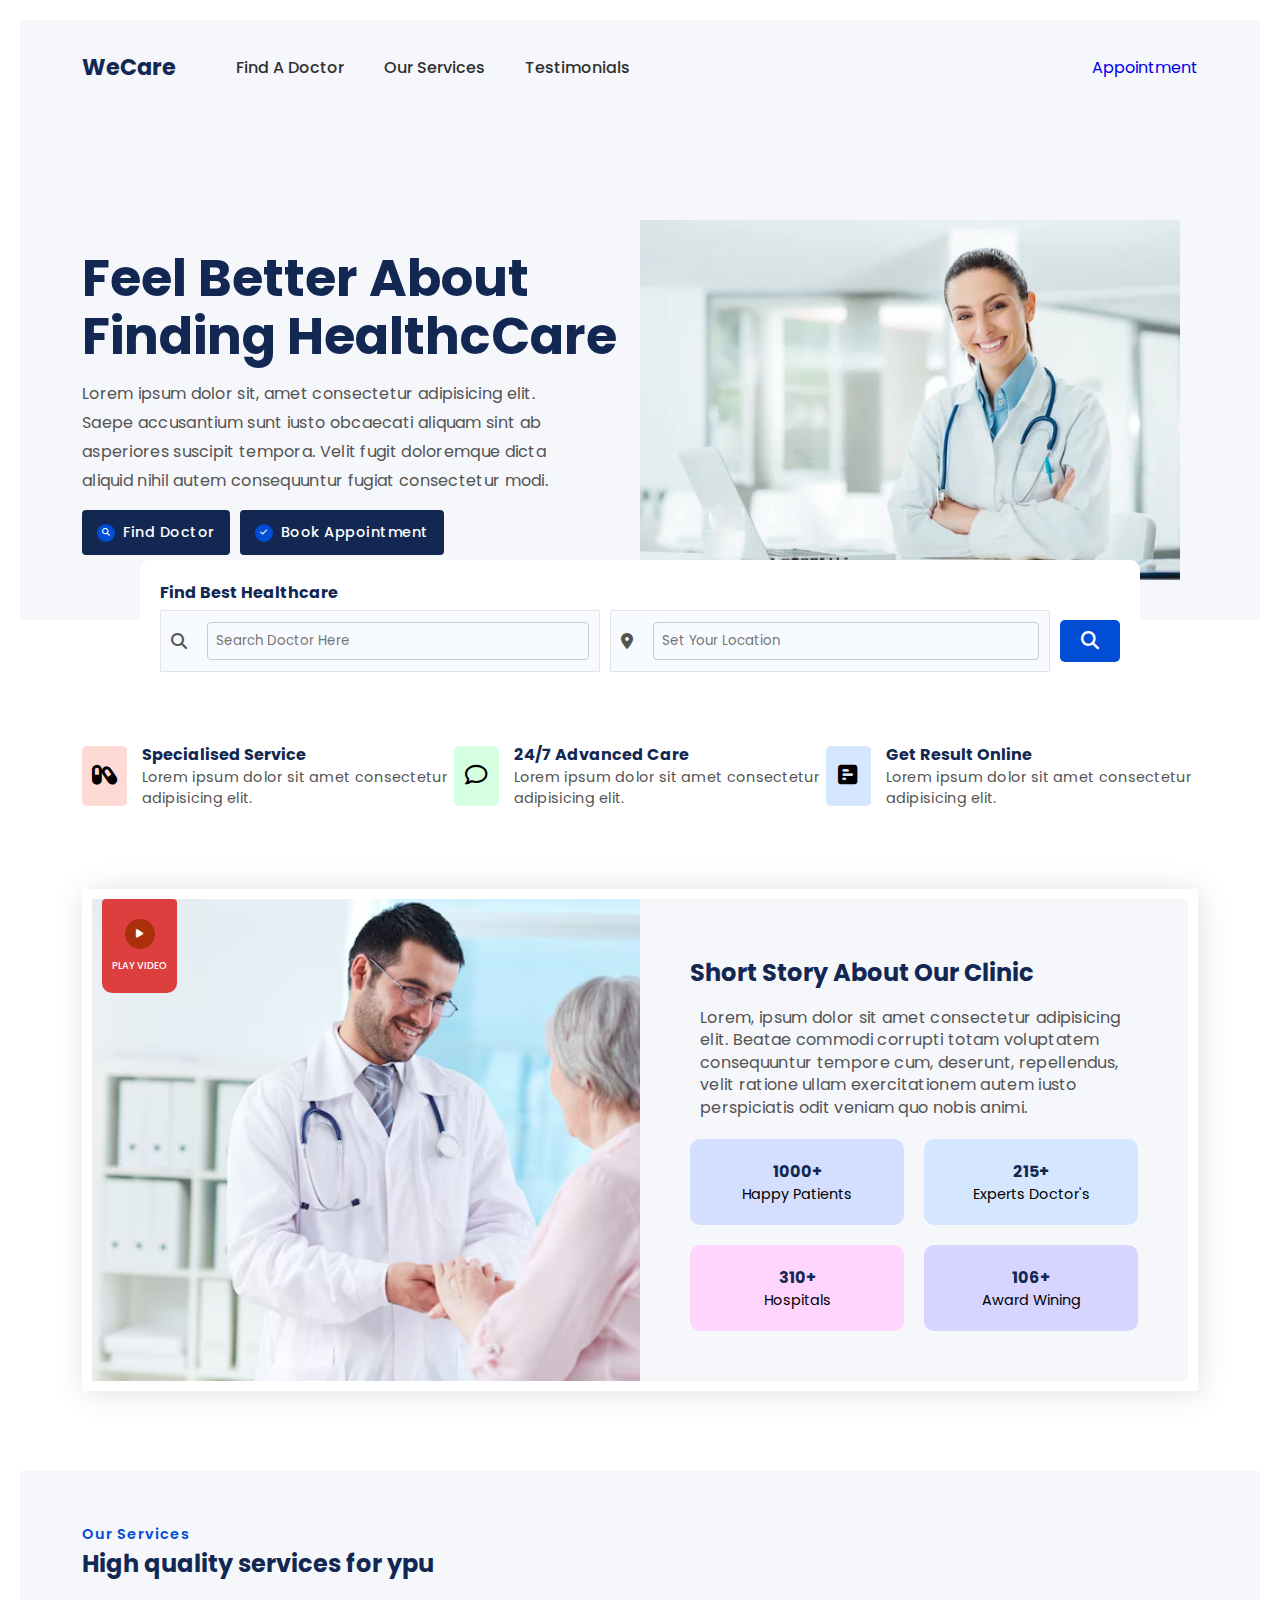
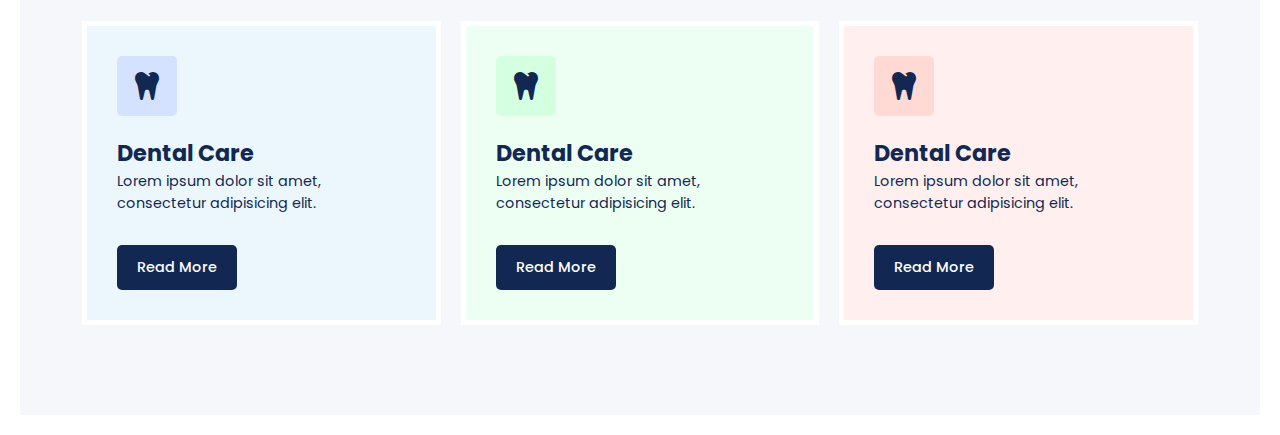
<file: index.html>
<!DOCTYPE html>
<html lang="en">
<head>
    <meta charset="UTF-8">
    <meta name="viewport" content="width=device-width, initial-scale=1.0">
    <title>Medical Healthcare Website</title>
    <link rel="stylesheet" href="style.css">
    <link rel="shortcut icon" href="doctor.jpg"> 
    <link rel="preconnect" href="https://fonts.googleapis.com">
    <link rel="preconnect" href="https://fonts.gstatic.com" crossorigin>
    <link href="https://fonts.googleapis.com/css2?family=Poppins:ital,wght@0,100;0,200;0,300;0,400;0,500;0,600;0,700;0,800;0,900;1,100;1,200;1,300;1,400;1,500;1,600;1,700;1,800;1,900&display=swap" rel="stylesheet">
    <link rel="stylesheet" href="https://cdnjs.cloudflare.com/ajax/libs/font-awesome/6.6.0/css/all.min.css">
    <link rel="stylesheet" href="https://cdn.jsdelivr.net/npm/swiper@11/swiper-bundle.min.css" />
</head>
<body>
    <section id="hero" >
        <nav class="navigation">
            <a href ="#" class="logo">WeCare</a>
            <ul class ="menu">
                <li><a href="#">Find A Doctor</a></li>
                <li><a href ="#">Our Services</a></li>
                <li><a href ="#">Testimonials</a></li>
            </ul>
            <a href="#" class ="nav-appointment-btn">Appointment</a>
        </nav>
        <div class="hero-content">
            <div class ="hero-text">
                <h1>Feel Better About Finding HealthcCare</h1>
                <p>Lorem ipsum dolor sit, amet consectetur adipisicing elit. Saepe accusantium sunt iusto obcaecati aliquam sint ab asperiores suscipit tempora. Velit fugit doloremque dicta aliquid nihil autem consequuntur fugiat consectetur modi.</p>
                <div class="hero-text-btns">
                    <a href="#">
                        <i class="fa-solid fa-magnifying-glass"></i>
                        Find Doctor</a>
                    <a href="#">
                        <i class="fa-solid fa-check"></i>
                        Book Appointment</a>
                </div>
            </div>
            <div class="hero-img">
                <img src="doctor.jpg" alt="doctor">
            </div>
    </section>
    <div class="appointment-search-container">
        <h3>
        Find Best Healthcare
        </h3>
        <div class="appointment-search">
            <div class="appo-search-box">
                <i class="fa-solid fa-magnifying-glass"></i>
                <input type="text" placeholder="Search Doctor Here"> 
            </div>
            <div class="appo-search-box">
                    <i class="fa-solid fa-location-dot"></i>
                    <input type="text" placeholder="Set Your Location"> 
            </div>
            <button>
                <i class="fa-solid fa-magnifying-glass"></i>
            </button>
        </div>
    </div>
    <section class="what-we-provide">
        <!--Box 1-->
        <div class="w-info-box w-info-box1">
            <div class="w-info-icon">
                <i class="fa-solid fa-capsules"></i>
            </div>
            <div class="w-info-text">
                <strong>
                    Specialised Service
                </strong>
                <p>Lorem ipsum dolor sit amet consectetur adipisicing elit.</p>
            </div>
        </div>
        <!--Box 2-->
        <div class="w-info-box w-info-box2">
            <div class="w-info-icon">
                <i class="fa-regular fa-comment"></i>
            </div>
            <div class="w-info-text">
                <strong>
                    24/7 Advanced Care
                </strong>
                <p>Lorem ipsum dolor sit amet consectetur adipisicing elit.</p>
            </div>
        </div>
        <!--box 3-->
        <div class="w-info-box w-info-box3">
            <div class="w-info-icon">
                <i class="fa-solid fa-square-poll-horizontal"></i>
            </div>
            <div class="w-info-text">
                <strong>
                    Get Result Online
                </strong>
                <p>Lorem ipsum dolor sit amet consectetur adipisicing elit.</p>
            </div>
        </div>
    </section>
    <!--Our Story-->
    <section id="our-story">
        <div class="our-story-img">
            <img src="doctor-story.jpg" alt="Dr Image">
            <a href="#" class="story-play-btn">
                <i class="fa-solid fa-play"></i>
                Play video
            </a>
        </div>
        <div class="our-story-text">
            <h2>Short Story About Our Clinic</h2>
            <p>Lorem, ipsum dolor sit amet consectetur adipisicing elit. Beatae commodi corrupti totam voluptatem consequuntur tempore cum, deserunt, repellendus, velit ratione ullam exercitationem autem iusto perspiciatis odit veniam quo nobis animi.</p>
            <div class="story-number-container">
                <!--Box1-->
                <div class="story-number-box s-n-box1">
                    <strong>
                        1000+
                    </strong>
                    <span>Happy Patients</span>
                </div>
                <!--Box2-->
                <div class="story-number-box s-n-box2">
                    <strong>
                        215+
                    </strong>
                    <span>Experts Doctor's</span>
                </div>
                <!--Box3-->
                <div class="story-number-box s-n-box3">
                    <strong>
                        310+
                    </strong>
                    <span>Hospitals</span>
                </div>
                <!--Box4-->
                <div class="story-number-box s-n-box4">
                    <strong>
                        106+
                    </strong>
                    <span>Award Wining</span>
                </div>
            </div>
        </div>
    </section><!--Story End-->
    <!--Our Services-->
    <section id="our-services">
        <div class="services-heading">
            <div class="services-heading-text">
                <strong>Our Services</strong>
                <h2>High quality services for ypu</h2>
            </div>
        </div>

        <!--Box Container-->
        <div class="services-box-container">


            <div class="swiper mySwiperservices">
                <div class="swiper-wrapper">
                    <!--slide 1-->
                  <div class="swiper-slide">
                    <div class="services-box s-box1">
                        <i class="fa-solid fa-tooth"></i>
                        <strong>
                             Dental Care
                        </strong>
                         <p>Lorem ipsum dolor sit amet, consectetur adipisicing elit.</p>
                         <a href="#">Read More</a>
                    </div>
                  </div>
                  <!--slide 2-->
                  <div class="swiper-slide">
                    <div class="services-box s-box2">
                        <i class="fa-solid fa-tooth"></i>
                        <strong>
                             Dental Care
                        </strong>
                         <p>Lorem ipsum dolor sit amet, consectetur adipisicing elit.</p>
                         <a href="#">Read More</a>
                    </div>
                  </div>
                  <!--slide 3-->
                  <div class="swiper-slide">
                    <div class="services-box s-box3">
                        <i class="fa-solid fa-tooth"></i>
                        <strong>
                             Dental Care
                        </strong>
                         <p>Lorem ipsum dolor sit amet, consectetur adipisicing elit.</p>
                         <a href="#">Read More</a>
                    </div>
                  </div>
                  <!--slide 4-->
                  <div class="swiper-slide">
                    <div class="services-box s-box4">
                        <i class="fa-solid fa-tooth"></i>
                        <strong>
                             Dental Care
                        </strong>
                         <p>Lorem ipsum dolor sit amet, consectetur adipisicing elit.</p>
                         <a href="#">Read More</a>
                    </div>
                  </div>
                </div>                
            </div>
            
        </div>
    </section>

     <!-- Swiper JS -->
    <script src="https://cdn.jsdelivr.net/npm/swiper@11/swiper-bundle.min.js"></script>

  <!-- Initialize Swiper -->
  <script>
    /*services-slider*/
    var swiper = new Swiper(".mySwiperservices", {
      slidesPerView: 1,
      spaceBetween: 10,
      pagination: {
        el: ".swiper-pagination",
        clickable: true,
      },
      breakpoints: {
        640: {
          slidesPerView: 2,
          spaceBetween: 20,
        },
        768: {
          slidesPerView: 4,
          spaceBetween: 40,
        },
        1024: {
          slidesPerView: 3,
          spaceBetween: 20,
        },
      },
    });
  </script>
    
</body>
</html>
</file>
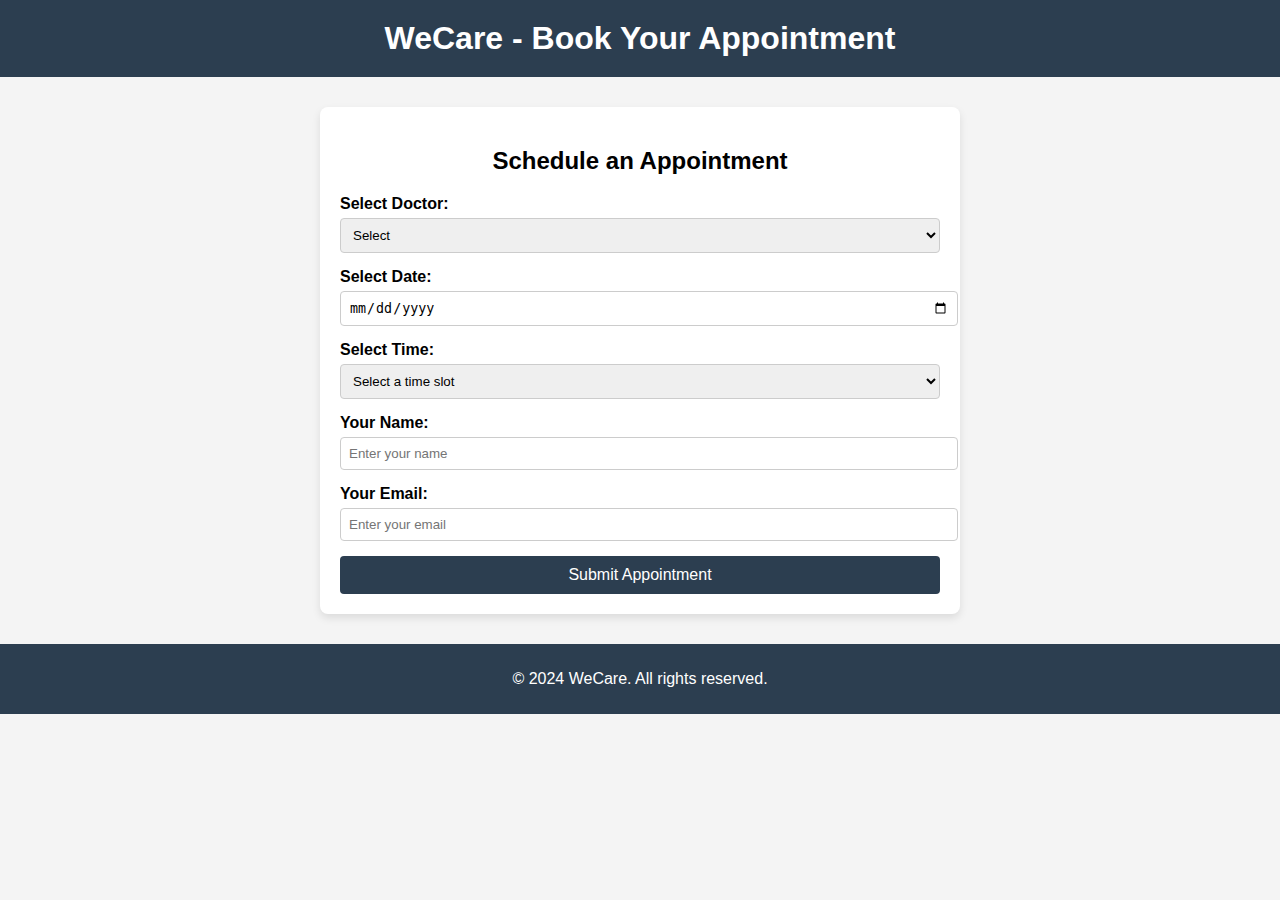
<file: appointment.html>
<!DOCTYPE html>
<html lang="en">
<head>
    <meta charset="UTF-8">
    <meta name="viewport" content="width=device-width, initial-scale=1.0">
    <title>WeCare Appointment</title>
    <style>
        body {
            font-family: Arial, sans-serif;
            margin: 0;
            padding: 0;
            background-color: #f4f4f4;
        }

        header {
            background-color: #2c3e50;
            color: white;
            text-align: center;
            padding: 20px 0;
        }

        h1 {
            margin: 0;
        }

        .appointment-form {
            max-width: 600px;
            margin: 30px auto;
            padding: 20px;
            background-color: white;
            border-radius: 8px;
            box-shadow: 0 4px 8px rgba(0, 0, 0, 0.1);
        }

        h2 {
            text-align: center;
        }

        .form-group {
            margin-bottom: 15px;
        }

        label {
            display: block;
            font-weight: bold;
        }

        input, select {
            width: 100%;
            padding: 8px;
            margin-top: 5px;
            border: 1px solid #ccc;
            border-radius: 4px;
        }

        button {
            width: 100%;
            padding: 10px;
            background-color: #2c3e50;
            color: white;
            border: none;
            border-radius: 4px;
            font-size: 16px;
            cursor: pointer;
        }

        button:hover {
            background-color: #34495e;
        }

        footer {
            text-align: center;
            padding: 10px 0;
            background-color: #2c3e50;
            color: white;
        }
    </style>
</head>
<body>
    <header>
        <h1>WeCare - Book Your Appointment</h1>
    </header>
    
    <section class="appointment-form">
        <h2>Schedule an Appointment</h2>
        <form id="appointmentForm">
            <div class="form-group">
                <label for="doctor">Select Doctor:</label>
                <select id="doctor" name="doctor" required>
                    <option value="dr_john">Select</option>
                    <option value="dr_john">Dentist</option>
                    <option value="dr_smith">Fitness and wellness</option>
                    <option value="dr_jane">Dermatologist</option>
                    <option value="Dr.Sonali Desai">Ophthalmologist</option>
                </select>
            </div>

            <div class="form-group">
                <label for="date">Select Date:</label>
                <input type="date" id="date" name="date" required>
            </div>

            <div class="form-group">
                <label for="time">Select Time:</label>
                <select id="time" name="time" required>
                    <option value="">Select a time slot</option>
                </select>
            </div>

            <div class="form-group">
                <label for="name">Your Name:</label>
                <input type="text" id="name" name="name" placeholder="Enter your name" required>
            </div>

            <div class="form-group">
                <label for="email">Your Email:</label>
                <input type="email" id="email" name="email" placeholder="Enter your email" required>
            </div>

            <button type="submit">Submit Appointment</button>
        </form>
    </section>

    <footer>
        <p>&copy; 2024 WeCare. All rights reserved.</p>
    </footer>

    <script>
        // Define the available times for each doctor
        const doctorSchedules = {
            "dr_john": ["9:00 AM", "11:00 AM", "2:00 PM", "4:00 PM"],
            "dr_smith": ["10:00 AM", "12:00 PM", "3:00 PM"],
            "dr_jane": ["8:30 AM", "10:30 AM", "1:30 PM", "3:30 PM"]
        };

        // Function to update available time slots based on selected doctor
        function updateTimeSlots() {
            const doctorSelect = document.getElementById('doctor');
            const timeSelect = document.getElementById('time');
            const selectedDoctor = doctorSelect.value;
            
            // Clear existing time slots
            timeSelect.innerHTML = "<option value=''>Select a time slot</option>";
            
            // Get the available times for the selected doctor
            const availableTimes = doctorSchedules[selectedDoctor];
            
            // Populate the time dropdown with available times
            availableTimes.forEach(time => {
                const option = document.createElement('option');
                option.value = time;
                option.textContent = time;
                timeSelect.appendChild(option);
            });
        }

        // Add event listener to update time slots when doctor is selected
        document.getElementById('doctor').addEventListener('change', updateTimeSlots);

        // Handle form submission
        document.getElementById('appointmentForm').addEventListener('submit', function(event) {
            event.preventDefault();

            const doctor = document.getElementById('doctor').value;
            const date = document.getElementById('date').value;
            const time = document.getElementById('time').value;
            const name = document.getElementById('name').value;
            const email = document.getElementById('email').value;

            // Display the appointment details (you can send it to a server in real cases)
            alert(`Appointment booked with ${doctor} on ${date} at ${time}. Confirmation will be sent to ${email}.`);
        });

        // Initial call to populate the time slots
        updateTimeSlots();
    </script>
</body>
</html>
</file>
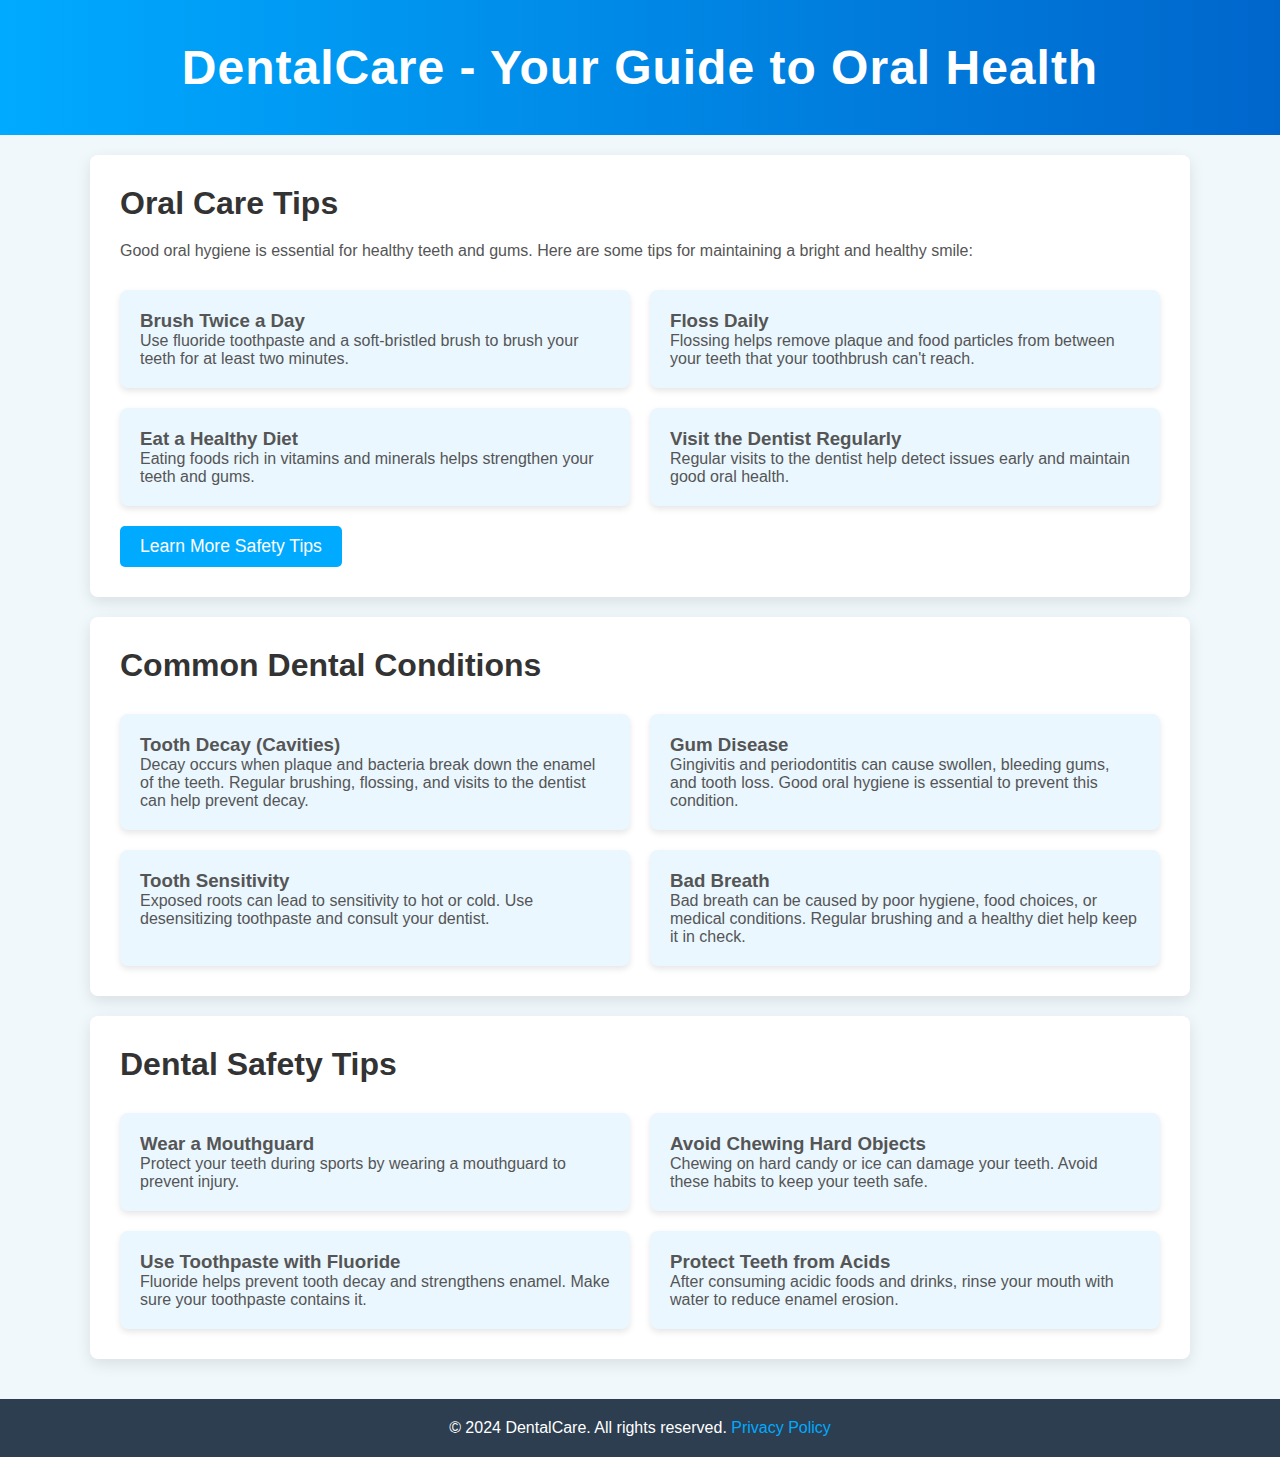
<file: dental.html>
<!DOCTYPE html>
<html lang="en">
<head>
    <meta charset="UTF-8">
    <meta name="viewport" content="width=device-width, initial-scale=1.0">
    <title>DentalCare - Your Guide to Oral Health</title>
    <style>
        * {
            margin: 0;
            padding: 0;
            box-sizing: border-box;
        }

        body {
            font-family: 'Segoe UI', Tahoma, Geneva, Verdana, sans-serif;
            background: #f1f8fb;
            color: #555;
        }

        header {
            background: linear-gradient(to right, #00aaff, #0066cc);
            color: white;
            text-align: center;
            padding: 40px 0;
        }

        h1 {
            font-size: 3rem;
            letter-spacing: 1px;
        }

        section {
            padding: 30px;
            margin: 20px auto;
            max-width: 1100px;
            background-color: white;
            border-radius: 8px;
            box-shadow: 0 5px 15px rgba(0, 0, 0, 0.1);
        }

        h2 {
            font-size: 2rem;
            color: #333;
            margin-bottom: 20px;
        }

        ul {
            list-style-type: none;
        }

        ul li {
            margin: 15px 0;
            padding-left: 20px;
            position: relative;
        }

        ul li:before {
            content: '✔';
            color: #00aaff;
            position: absolute;
            left: 0;
        }

        .conditions h3 {
            font-size: 1.8rem;
            margin: 10px 0;
            color: #0066cc;
        }

        .conditions p {
            color: #777;
            line-height: 1.6;
        }

        footer {
            background: #2c3e50;
            color: white;
            text-align: center;
            padding: 20px 0;
            margin-top: 40px;
        }

        footer p {
            font-size: 1rem;
        }

        .important {
            color: #e74c3c;
            font-weight: bold;
        }

        .tips-container, .conditions-container, .safety-container {
            display: grid;
            grid-template-columns: repeat(2, 1fr);
            gap: 20px;
            margin-top: 30px;
        }

        .tips-container div, .conditions-container div, .safety-container div {
            padding: 20px;
            background-color: #eaf7ff;
            border-radius: 8px;
            box-shadow: 0 3px 6px rgba(0, 0, 0, 0.1);
            transition: all 0.3s ease;
        }

        .tips-container div:hover, .conditions-container div:hover, .safety-container div:hover {
            transform: translateY(-5px);
            box-shadow: 0 8px 16px rgba(0, 0, 0, 0.2);
        }

        .button {
            display: inline-block;
            margin-top: 20px;
            background-color: #00aaff;
            color: white;
            padding: 10px 20px;
            font-size: 1.1rem;
            border-radius: 5px;
            text-decoration: none;
            transition: background-color 0.3s ease;
        }

        .button:hover {
            background-color: #0077cc;
        }

        .footer-link {
            color: #00aaff;
            text-decoration: none;
        }

        .footer-link:hover {
            text-decoration: underline;
        }

        /* Responsive Design */
        @media screen and (max-width: 768px) {
            .tips-container, .conditions-container, .safety-container {
                grid-template-columns: 1fr;
            }
        }

    </style>
</head>
<body>

<header>
    <h1>DentalCare - Your Guide to Oral Health</h1>
</header>

<section id="oral-care-tips">
    <h2>Oral Care Tips</h2>
    <p>Good oral hygiene is essential for healthy teeth and gums. Here are some tips for maintaining a bright and healthy smile:</p>
    <div class="tips-container">
        <div>
            <h3>Brush Twice a Day</h3>
            <p>Use fluoride toothpaste and a soft-bristled brush to brush your teeth for at least two minutes.</p>
        </div>
        <div>
            <h3>Floss Daily</h3>
            <p>Flossing helps remove plaque and food particles from between your teeth that your toothbrush can't reach.</p>
        </div>
        <div>
            <h3>Eat a Healthy Diet</h3>
            <p>Eating foods rich in vitamins and minerals helps strengthen your teeth and gums.</p>
        </div>
        <div>
            <h3>Visit the Dentist Regularly</h3>
            <p>Regular visits to the dentist help detect issues early and maintain good oral health.</p>
        </div>
    </div>
    <a href="#dental-safety" class="button">Learn More Safety Tips</a>
</section>

<section id="common-dental-conditions">
    <h2>Common Dental Conditions</h2>
    <div class="conditions-container">
        <div>
            <h3>Tooth Decay (Cavities)</h3>
            <p>Decay occurs when plaque and bacteria break down the enamel of the teeth. Regular brushing, flossing, and visits to the dentist can help prevent decay.</p>
        </div>
        <div>
            <h3>Gum Disease</h3>
            <p>Gingivitis and periodontitis can cause swollen, bleeding gums, and tooth loss. Good oral hygiene is essential to prevent this condition.</p>
        </div>
        <div>
            <h3>Tooth Sensitivity</h3>
            <p>Exposed roots can lead to sensitivity to hot or cold. Use desensitizing toothpaste and consult your dentist.</p>
        </div>
        <div>
            <h3>Bad Breath</h3>
            <p>Bad breath can be caused by poor hygiene, food choices, or medical conditions. Regular brushing and a healthy diet help keep it in check.</p>
        </div>
    </div>
</section>

<section id="dental-safety">
    <h2>Dental Safety Tips</h2>
    <div class="safety-container">
        <div>
            <h3>Wear a Mouthguard</h3>
            <p>Protect your teeth during sports by wearing a mouthguard to prevent injury.</p>
        </div>
        <div>
            <h3>Avoid Chewing Hard Objects</h3>
            <p>Chewing on hard candy or ice can damage your teeth. Avoid these habits to keep your teeth safe.</p>
        </div>
        <div>
            <h3>Use Toothpaste with Fluoride</h3>
            <p>Fluoride helps prevent tooth decay and strengthens enamel. Make sure your toothpaste contains it.</p>
        </div>
        <div>
            <h3>Protect Teeth from Acids</h3>
            <p>After consuming acidic foods and drinks, rinse your mouth with water to reduce enamel erosion.</p>
        </div>
    </div>
</section>

<footer>
    <p>&copy; 2024 DentalCare. All rights reserved. <a href="#" class="footer-link">Privacy Policy</a></p>
</footer>

<script>
    // JavaScript can be used for future interactivity, like expanding sections or adding animations
</script>

</body>
</html>
</file>
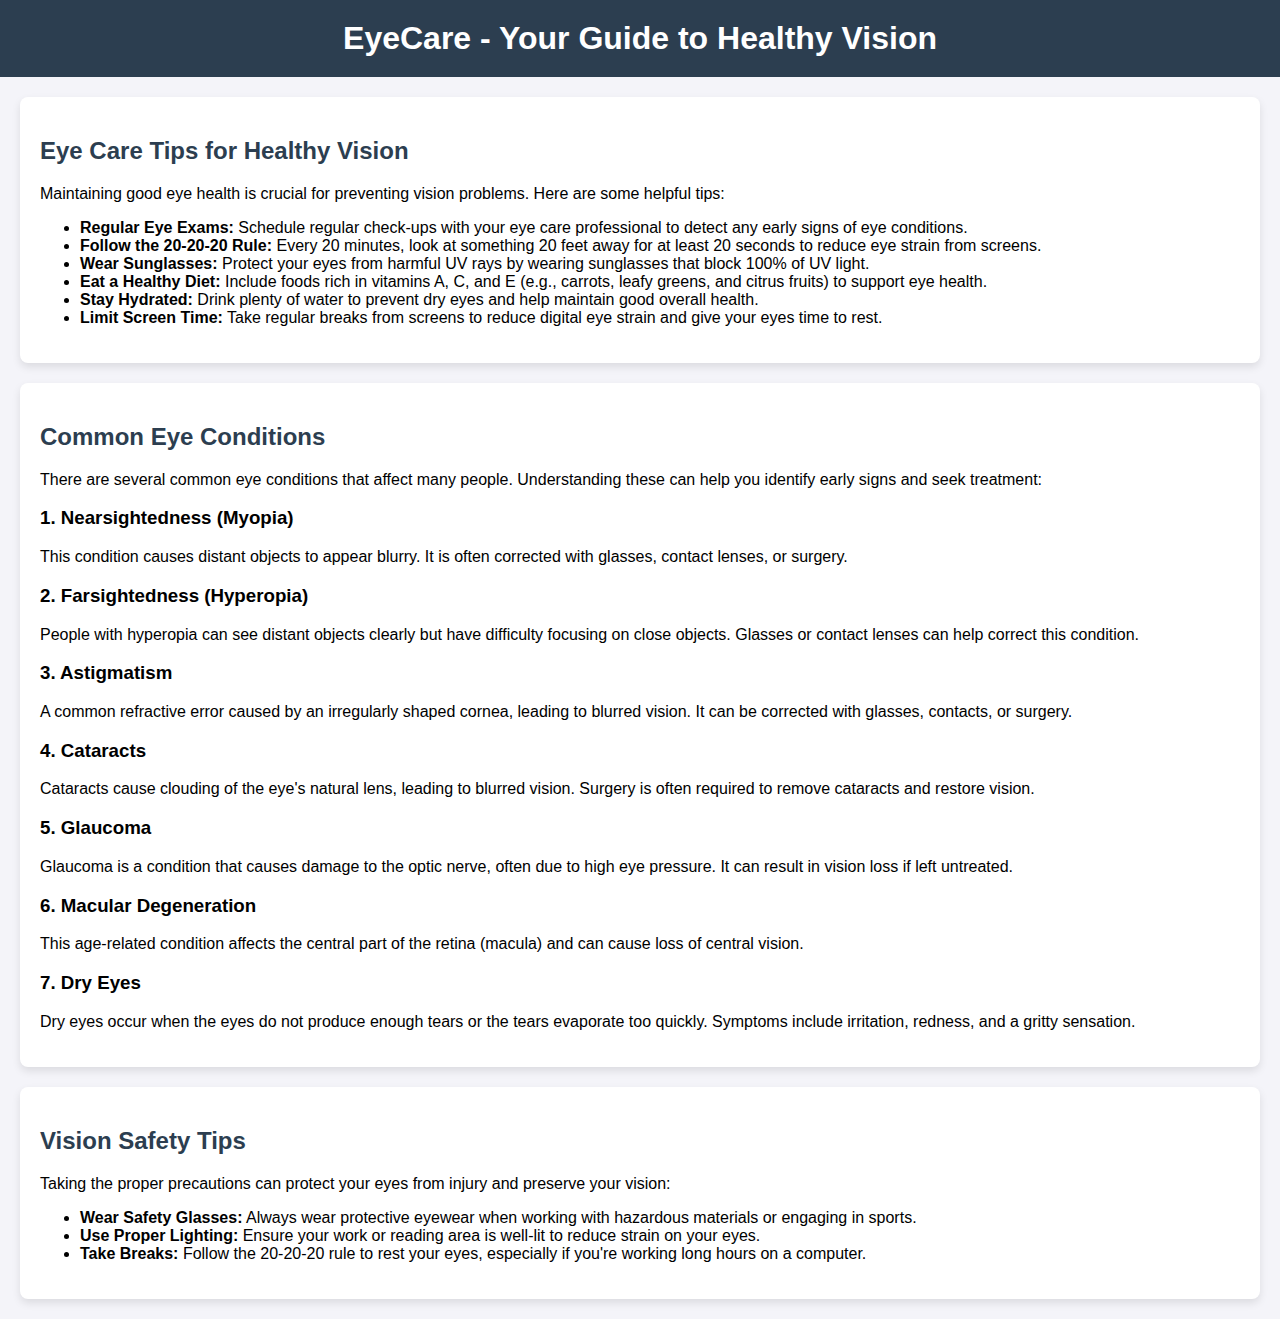
<file: eye_care.html>
<!DOCTYPE html>
<html lang="en">
<head>
    <meta charset="UTF-8">
    <meta name="viewport" content="width=device-width, initial-scale=1.0">
    <title>EyeCare - Your Guide to Healthy Vision</title>
    <style>
        body {
            font-family: Arial, sans-serif;
            margin: 0;
            padding: 0;
            background-color: #f4f4f9;
        }

        header {
            background-color: #2c3e50;
            color: white;
            padding: 20px 0;
            text-align: center;
        }

        h1 {
            margin: 0;
        }

        section {
            padding: 20px;
            margin: 20px;
            background-color: white;
            border-radius: 8px;
            box-shadow: 0 4px 8px rgba(0, 0, 0, 0.1);
        }

        h2 {
            color: #2c3e50;
        }

        .tips ul, .conditions ul {
            list-style-type: square;
            margin-left: 20px;
        }

        footer {
            background-color: #2c3e50;
            color: white;
            text-align: center;
            padding: 10px 0;
            position: fixed;
            width: 100%;
            bottom: 0;
        }
    </style>
</head>
<body>

<header>
    <h1>EyeCare - Your Guide to Healthy Vision</h1>
</header>

<section id="eye-care-tips">
    <h2>Eye Care Tips for Healthy Vision</h2>
    <p>Maintaining good eye health is crucial for preventing vision problems. Here are some helpful tips:</p>
    <ul>
        <li><strong>Regular Eye Exams:</strong> Schedule regular check-ups with your eye care professional to detect any early signs of eye conditions.</li>
        <li><strong>Follow the 20-20-20 Rule:</strong> Every 20 minutes, look at something 20 feet away for at least 20 seconds to reduce eye strain from screens.</li>
        <li><strong>Wear Sunglasses:</strong> Protect your eyes from harmful UV rays by wearing sunglasses that block 100% of UV light.</li>
        <li><strong>Eat a Healthy Diet:</strong> Include foods rich in vitamins A, C, and E (e.g., carrots, leafy greens, and citrus fruits) to support eye health.</li>
        <li><strong>Stay Hydrated:</strong> Drink plenty of water to prevent dry eyes and help maintain good overall health.</li>
        <li><strong>Limit Screen Time:</strong> Take regular breaks from screens to reduce digital eye strain and give your eyes time to rest.</li>
    </ul>
</section>

<section id="common-eye-conditions">
    <h2>Common Eye Conditions</h2>
    <p>There are several common eye conditions that affect many people. Understanding these can help you identify early signs and seek treatment:</p>
    <div class="conditions">
        <h3>1. Nearsightedness (Myopia)</h3>
        <p>This condition causes distant objects to appear blurry. It is often corrected with glasses, contact lenses, or surgery.</p>
        
        <h3>2. Farsightedness (Hyperopia)</h3>
        <p>People with hyperopia can see distant objects clearly but have difficulty focusing on close objects. Glasses or contact lenses can help correct this condition.</p>
        
        <h3>3. Astigmatism</h3>
        <p>A common refractive error caused by an irregularly shaped cornea, leading to blurred vision. It can be corrected with glasses, contacts, or surgery.</p>
        
        <h3>4. Cataracts</h3>
        <p>Cataracts cause clouding of the eye's natural lens, leading to blurred vision. Surgery is often required to remove cataracts and restore vision.</p>
        
        <h3>5. Glaucoma</h3>
        <p>Glaucoma is a condition that causes damage to the optic nerve, often due to high eye pressure. It can result in vision loss if left untreated.</p>
        
        <h3>6. Macular Degeneration</h3>
        <p>This age-related condition affects the central part of the retina (macula) and can cause loss of central vision.</p>
        
        <h3>7. Dry Eyes</h3>
        <p>Dry eyes occur when the eyes do not produce enough tears or the tears evaporate too quickly. Symptoms include irritation, redness, and a gritty sensation.</p>
    </div>
</section>

<section id="vision-safety">
    <h2>Vision Safety Tips</h2>
    <p>Taking the proper precautions can protect your eyes from injury and preserve your vision:</p>
    <ul>
        <li><strong>Wear Safety Glasses:</strong> Always wear protective eyewear when working with hazardous materials or engaging in sports.</li>
        <li><strong>Use Proper Lighting:</strong> Ensure your work or reading area is well-lit to reduce strain on your eyes.</li>
        <li><strong>Take Breaks:</strong> Follow the 20-20-20 rule to rest your eyes, especially if you're working long hours on a computer.</li>
    </ul>
</section>



<script>
    // In this version, JavaScript is not needed for dynamic content, but could be used for interactive elements or further enhancements.
    // You can add interactive elements like tooltips, modals, or a "back to top" button in the future.
</script>

</body>
</html>
</file>
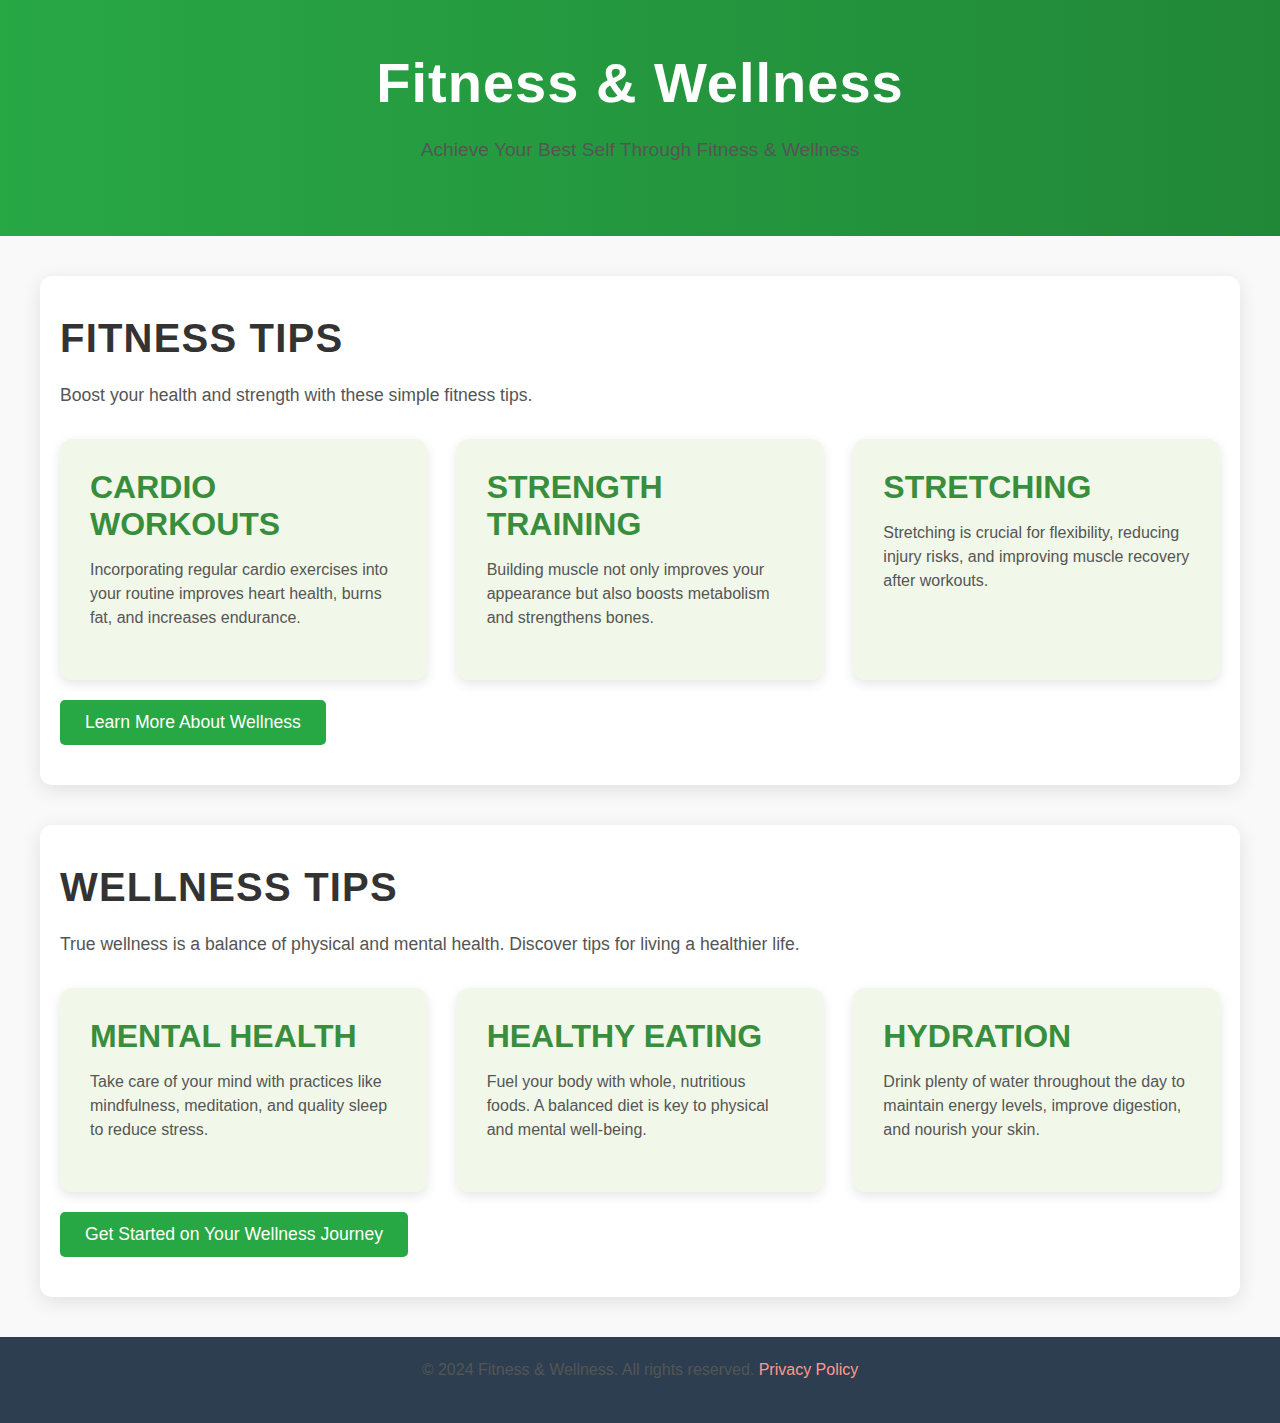
<file: fitness.html>
<!DOCTYPE html>
<html lang="en">
<head>
    <meta charset="UTF-8">
    <meta name="viewport" content="width=device-width, initial-scale=1.0">
    <title>Fitness & Wellness</title>
    <style>
        * {
            margin: 0;
            padding: 0;
            box-sizing: border-box;
        }

        body {
            font-family: 'Arial', sans-serif;
            background: #f9f9f9;
            color: #333;
        }

        header {
            background: linear-gradient(to right, #28a745, #218838);
            color: white;
            text-align: center;
            padding: 50px 0;
        }

        h1 {
            font-size: 3.5rem;
            margin-bottom: 20px;
            letter-spacing: 1px;
        }

        p.slogan {
            font-size: 1.2rem;
            font-weight: 300;
        }

        section {
            padding: 40px 20px;
            margin: 40px auto;
            max-width: 1200px;
            background-color: white;
            border-radius: 12px;
            box-shadow: 0 5px 20px rgba(0, 0, 0, 0.1);
        }

        h2 {
            font-size: 2.5rem;
            color: #333;
            margin-bottom: 20px;
            text-transform: uppercase;
            letter-spacing: 1.2px;
            font-weight: 600;
        }

        p {
            font-size: 1.1rem;
            line-height: 1.6;
            margin-bottom: 20px;
            color: #555;
        }

        .card-container {
            display: grid;
            grid-template-columns: repeat(3, 1fr);
            gap: 30px;
            margin-top: 30px;
        }

        .card-container div {
            background-color: #f1f8e9;
            padding: 30px;
            border-radius: 12px;
            box-shadow: 0 4px 12px rgba(0, 0, 0, 0.1);
            transition: all 0.3s ease;
        }

        .card-container div:hover {
            transform: translateY(-5px);
            box-shadow: 0 8px 16px rgba(0, 0, 0, 0.2);
        }

        .card-container h3 {
            color: #388e3c;
            font-size: 2rem;
            margin-bottom: 15px;
            text-transform: uppercase;
        }

        .card-container p {
            font-size: 1rem;
            line-height: 1.5;
            color: #555;
            font-weight: 400;
        }

        .button {
            display: inline-block;
            margin-top: 20px;
            background-color: #28a745;
            color: white;
            padding: 12px 25px;
            font-size: 1.1rem;
            border-radius: 5px;
            text-decoration: none;
            transition: background-color 0.3s ease;
        }

        .button:hover {
            background-color: #218838;
        }

        footer {
            background: #2c3e50;
            color: white;
            text-align: center;
            padding: 20px 0;
            margin-top: 40px;
        }

        footer p {
            font-size: 1rem;
        }

        .footer-link {
            color: #ff9a8b;
            text-decoration: none;
        }

        .footer-link:hover {
            text-decoration: underline;
        }

        /* Responsive Design */
        @media screen and (max-width: 768px) {
            .card-container {
                grid-template-columns: 1fr;
            }
        }

    </style>
</head>
<body>

<header>
    <h1>Fitness & Wellness</h1>
    <p class="slogan">Achieve Your Best Self Through Fitness & Wellness</p>
</header>

<section id="fitness-tips">
    <h2>Fitness Tips</h2>
    <p>Boost your health and strength with these simple fitness tips.</p>
    <div class="card-container">
        <div>
            <h3>Cardio Workouts</h3>
            <p>Incorporating regular cardio exercises into your routine improves heart health, burns fat, and increases endurance.</p>
        </div>
        <div>
            <h3>Strength Training</h3>
            <p>Building muscle not only improves your appearance but also boosts metabolism and strengthens bones.</p>
        </div>
        <div>
            <h3>Stretching</h3>
            <p>Stretching is crucial for flexibility, reducing injury risks, and improving muscle recovery after workouts.</p>
        </div>
    </div>
    <a href="#wellness-tips" class="button">Learn More About Wellness</a>
</section>

<section id="wellness-tips">
    <h2>Wellness Tips</h2>
    <p>True wellness is a balance of physical and mental health. Discover tips for living a healthier life.</p>
    <div class="card-container">
        <div>
            <h3>Mental Health</h3>
            <p>Take care of your mind with practices like mindfulness, meditation, and quality sleep to reduce stress.</p>
        </div>
        <div>
            <h3>Healthy Eating</h3>
            <p>Fuel your body with whole, nutritious foods. A balanced diet is key to physical and mental well-being.</p>
        </div>
        <div>
            <h3>Hydration</h3>
            <p>Drink plenty of water throughout the day to maintain energy levels, improve digestion, and nourish your skin.</p>
        </div>
    </div>
    <a href="#contact" class="button">Get Started on Your Wellness Journey</a>
</section>

<footer>
    <p>&copy; 2024 Fitness & Wellness. All rights reserved. <a href="#" class="footer-link">Privacy Policy</a></p>
</footer>

<script>
    // JavaScript can be added for further interactivity, such as dynamic FAQ sections or a "Back to Top" button.
</script>

</body>
</html>
</file>
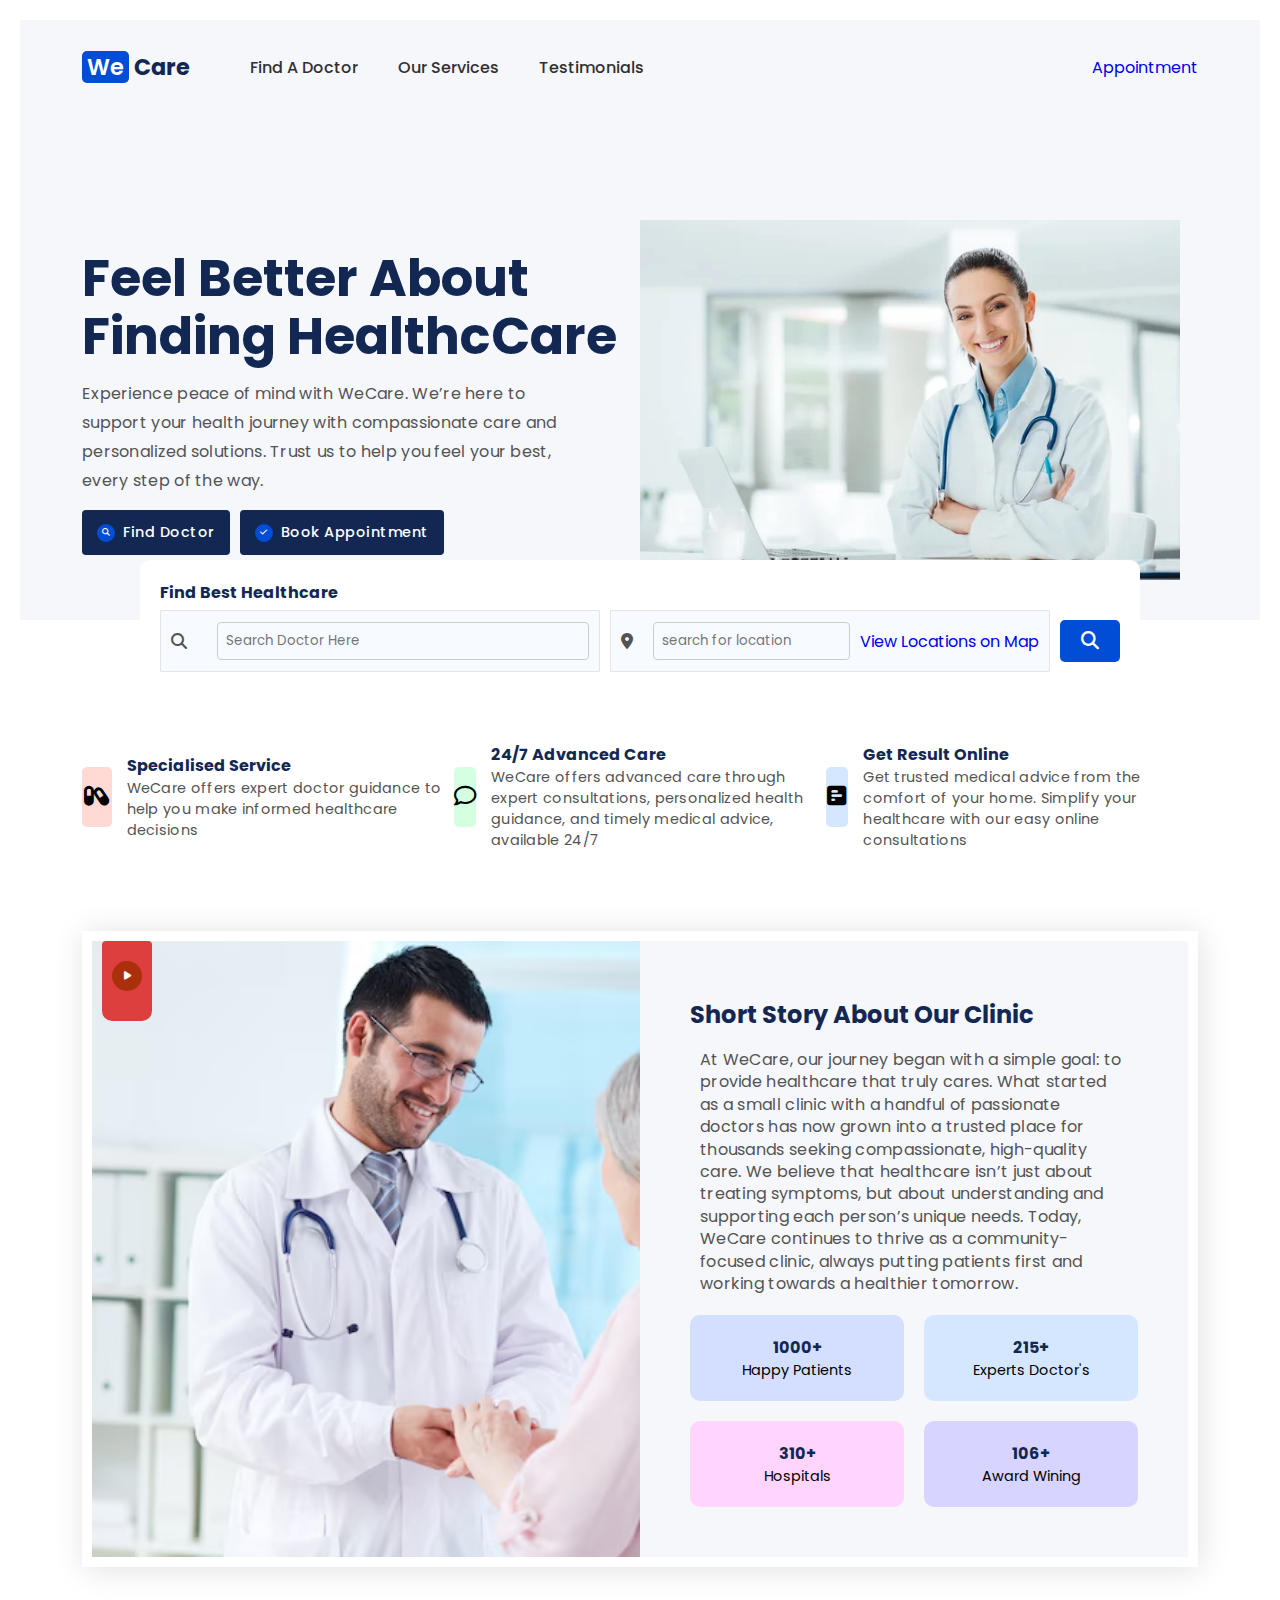
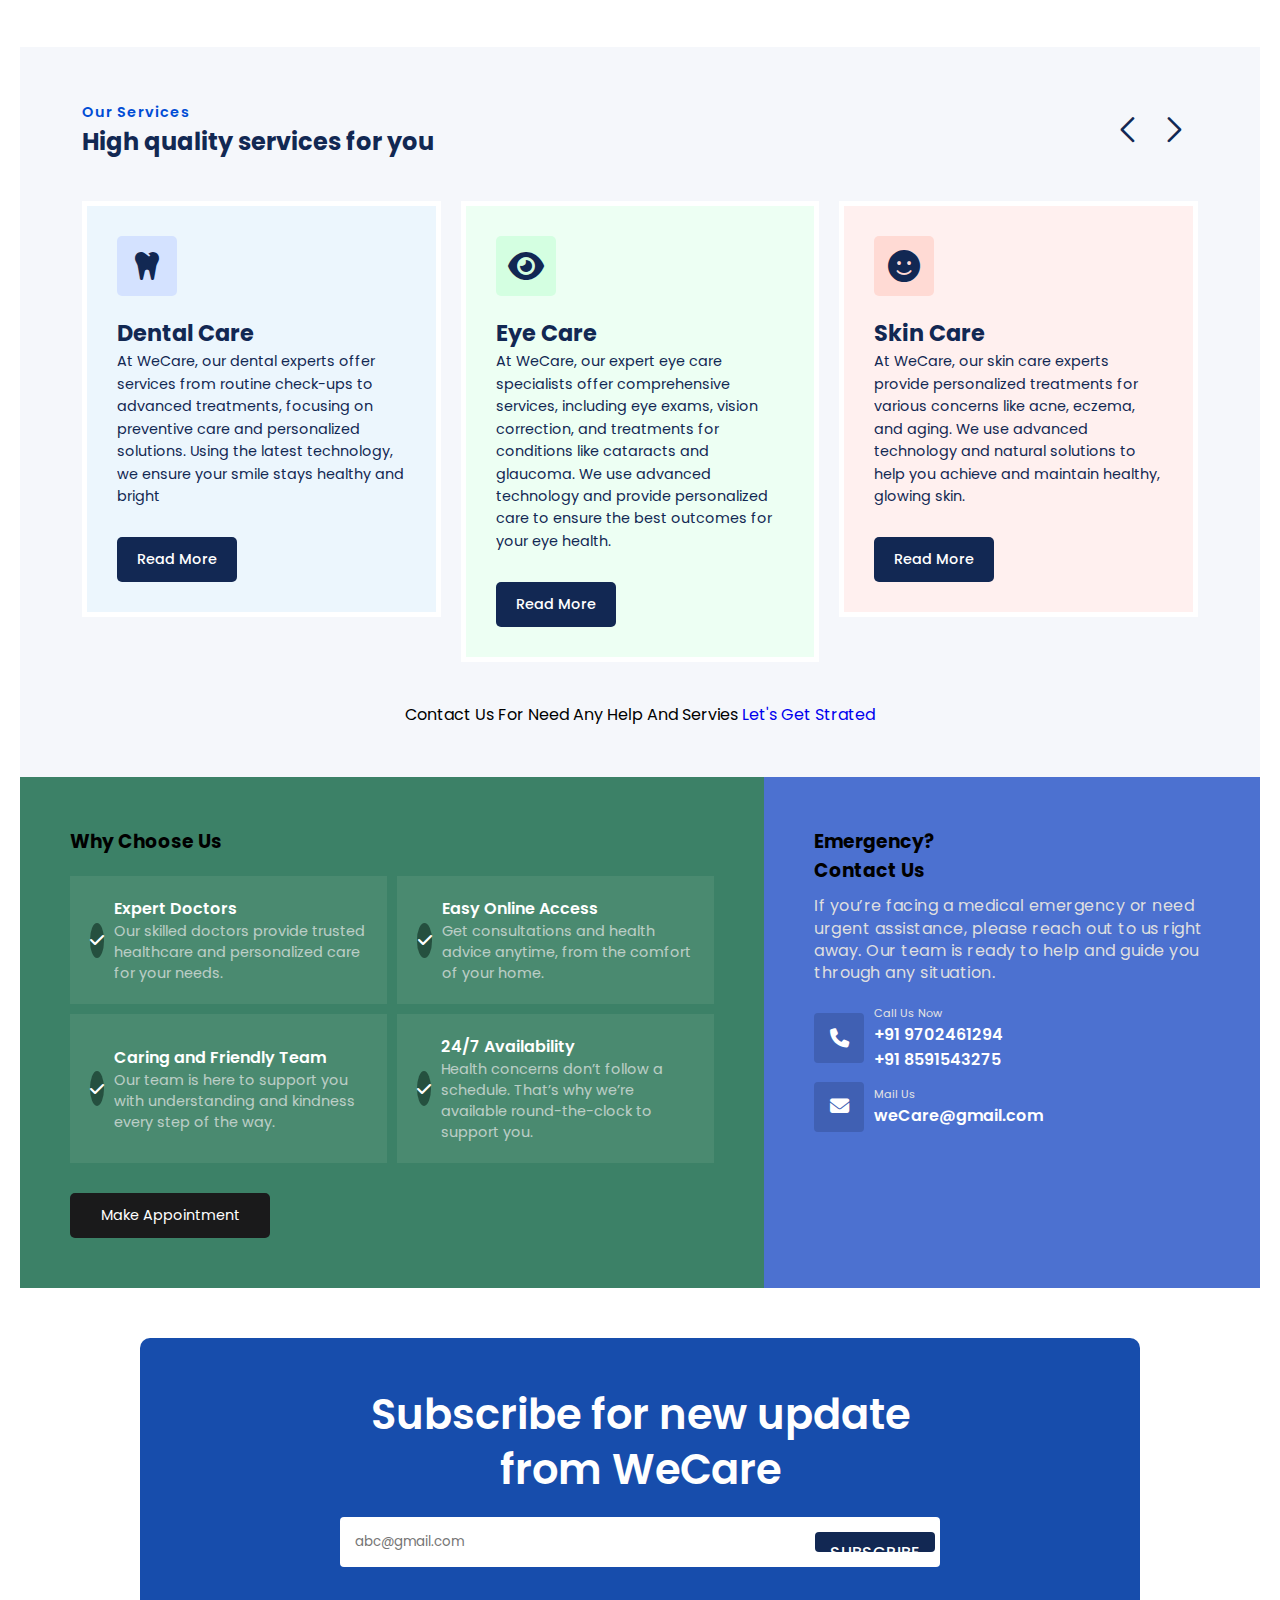
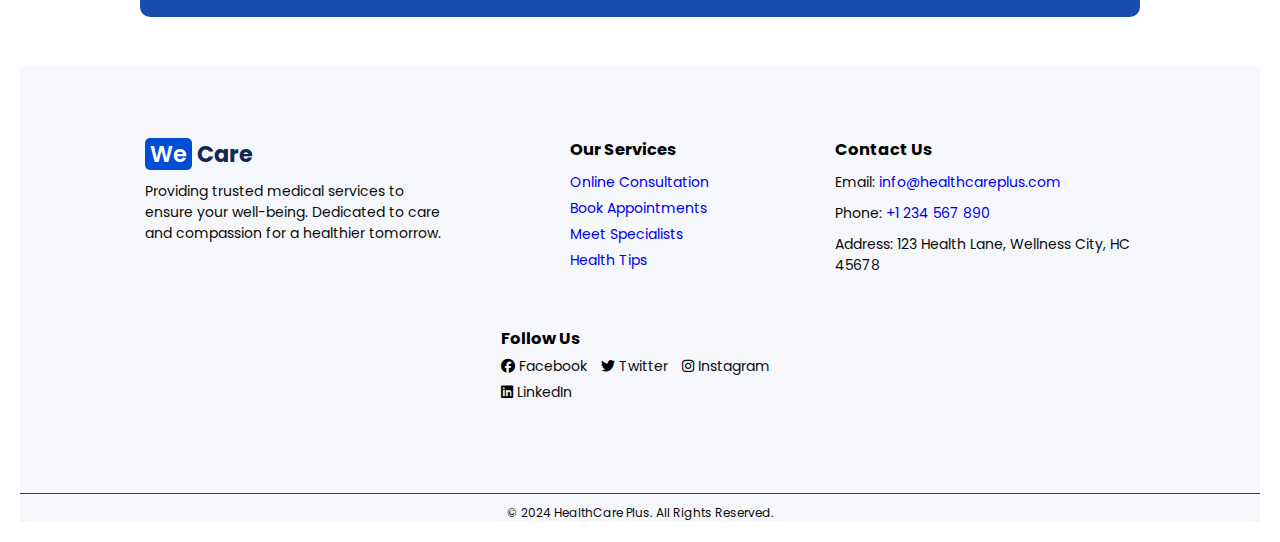
<file: main_page.html>
<!DOCTYPE html>
<html lang="en">
<head>
    <meta charset="UTF-8">
    <meta name="viewport" content="width=device-width, initial-scale=1.0">
    <title>Medical Healthcare Website</title>
    <link rel="stylesheet" href="style.css">
    <link rel="shortcut icon" href="doctor.jpg"> 
    <link rel="preconnect" href="https://fonts.googleapis.com">
    <link rel="preconnect" href="https://fonts.gstatic.com" crossorigin>
    <link href="https://fonts.googleapis.com/css2?family=Poppins:ital,wght@0,100;0,200;0,300;0,400;0,500;0,600;0,700;0,800;0,900;1,100;1,200;1,300;1,400;1,500;1,600;1,700;1,800;1,900&display=swap" rel="stylesheet">
    <link rel="stylesheet" href="https://cdnjs.cloudflare.com/ajax/libs/font-awesome/6.6.0/css/all.min.css">
    <link rel="stylesheet" href="https://cdn.jsdelivr.net/npm/swiper@11/swiper-bundle.min.css" />
</head>
<body>
    <section id="hero" >
        <nav class="navigation">
                            <span class="nav-icon"></span>
            </label>
            <a href="#" class="logo"><span>We</span>Care</a>
            <ul class="menu">
                <li><a href="#">Find A Doctor</a></li>
                <li><a href="#">Our Services</a></li>
                <li><a href="#Testimonials">Testimonials</a></li>
            </ul>
            <a href="appointment.html" class="nav-appointment-btn">Appointment</a>
        </nav>
        
        <div class="hero-content">
            <div class ="hero-text">
                <h1>Feel Better About Finding HealthcCare</h1>
                <p>Experience peace of mind with WeCare. We’re here to support your health journey with compassionate care and personalized solutions. Trust us to help you feel your best, every step of the way.</p>
                <div class="hero-text-btns">
                    <a href="#">
                        <i class="fa-solid fa-magnifying-glass"></i>
                        Find Doctor</a>
                    <a href="#">
                        <i class="fa-solid fa-check"></i>
                        Book Appointment</a>
                </div>
            </div>
            <div class="hero-img">
                <img src="doctor.jpg" alt="doctor">
            </div>
    </section>
    <div class="appointment-search-container">
        <h3>
        Find Best Healthcare
        </h3>
        <div class="appointment-search">
            <div class="appo-search-box">
                <i class="fa-solid fa-magnifying-glass"></i>
                <label for="specialistSelect"></label>
                <input type="text" placeholder="Search Doctor Here"> 
            </div>
            
            <div id="doctor-info" style="display:none; margin: 20px; padding: 20px; border: 1px solid #ddd; border-radius: 10px;">
                <h3>Doctor Information</h3>
                <div id="doctor-details">
                    <!-- Doctor details will be populated here -->
                </div>
            </div>
            
            <div class="appo-search-box">
                    <i class="fa-solid fa-location-dot"></i>
                    <input type="text" placeholder="search for location"> 
                    <a href="map.html">View Locations on Map</a>
                    


            </div>
            <button>
                <i class="fa-solid fa-magnifying-glass"></i>
            </button>
        </div>
    </div>
    <section class="what-we-provide">
        <!--Box 1-->
        <div class="w-info-box w-info-box1">
            <div class="w-info-icon">
                <i class="fa-solid fa-capsules"></i>
            </div>
            <div class="w-info-text">
                <strong>
                    Specialised Service
                </strong>
                <p>WeCare offers expert doctor guidance to help you make informed healthcare decisions</p>
            </div>
        </div>
        <!--Box 2-->
        <div class="w-info-box w-info-box2">
            <div class="w-info-icon">
                <i class="fa-regular fa-comment"></i>
            </div>
            <div class="w-info-text">
                <strong>
                    24/7 Advanced Care
                </strong>
                <p>WeCare offers advanced care through expert consultations, personalized health guidance, and timely medical advice, available 24/7</p>
            </div>
        </div>
        <!--box 3-->
        <div class="w-info-box w-info-box3">
            <div class="w-info-icon">
                <i class="fa-solid fa-square-poll-horizontal"></i>
            </div>
            <div class="w-info-text">
                <strong>
                    Get Result Online
                </strong>
                <p>Get trusted medical advice from the comfort of your home.
                    Simplify your healthcare with our easy online consultations</p>
            </div>
        </div>
    </section>
    <!--Our Story-->
    <section id="our-story">
        <div class="our-story-img">
            <img src="doctor-story.jpg" alt="Dr Image">
            <a href="Testimonials" class="story-play-btn">
                <i class="fa-solid fa-play"></i>
               
            </a>
        </div>
        <div class="our-story-text">
            <h2>Short Story About Our Clinic</h2>
            <p>At WeCare, our journey began with a simple goal: to provide healthcare that truly cares. What started as a small clinic with a handful of passionate doctors has now grown into a trusted place for thousands seeking compassionate, high-quality care. We believe that healthcare isn’t just about treating symptoms, but about understanding and supporting each person’s unique needs. Today, WeCare continues to thrive as a community-focused clinic, always putting patients first and working towards a healthier tomorrow.</p>
            <div class="story-number-container">
                <!--Box1-->
                <div class="story-number-box s-n-box1">
                    <strong>
                        1000+
                    </strong>
                    <span>Happy Patients</span>
                </div>
                <!--Box2-->
                <div class="story-number-box s-n-box2">
                    <strong>
                        215+
                    </strong>
                    <span>Experts Doctor's</span>
                </div>
                <!--Box3-->
                <div class="story-number-box s-n-box3">
                    <strong>
                        310+
                    </strong>
                    <span>Hospitals</span>
                </div>
                <!--Box4-->
                <div class="story-number-box s-n-box4">
                    <strong>
                        106+
                    </strong>
                    <span>Award Wining</span>
                </div>
            </div>
        </div>
    </section><!--Story End-->
    <!--Our Services-->
    <section id="our-services">
        <div class="services-heading">
            <div class="services-heading-text">
                <strong>Our Services</strong>
                <a href="Our Services"></a>
                <h2>High quality services for you</h2>
            </div>
            <!--btns-->
            <div class="services-slide-btns">
                <div class="swiper-button-prev"></div>
                <div class="swiper-button-next"></div>
                
            </div>
        </div>

        <!--Box Container-->
        <div class="services-box-container">


            <div class="swiper mySwiperservices">
                <div class="swiper-wrapper">
                    <!--slide 1-->
                  <div class="swiper-slide">
                    <div class="services-box s-box1">
                        <i class="fa-solid fa-tooth"></i>
                        <strong>
                             Dental Care
                        </strong>
                         <p>At WeCare, our dental experts offer services from routine check-ups to advanced treatments, focusing on preventive care and personalized solutions. Using the latest technology, we ensure your smile stays healthy and bright</p>
                         <a href="dental.html">Read More</a>
                    </div>
                  </div>
                  <!--slide 2-->
                  <div class="swiper-slide">
                    <div class="services-box s-box2">
                        <i class="fa-solid fa-eye"></i>
                        <strong>
                            Eye Care
                        </strong>
                         <p>At WeCare, our expert eye care specialists offer comprehensive services, including eye exams, vision correction, and treatments for conditions like cataracts and glaucoma. We use advanced technology and provide personalized care to ensure the best outcomes for your eye health.</p>
                         <a href="eye_care.html">Read More</a>
                    </div>
                  </div>
                  <!--slide 3-->
                  <div class="swiper-slide">
                    <div class="services-box s-box3">
                        <i class="fa-solid fa-face-smile"></i>
                        <strong>
                            Skin Care 
                        </strong>
                         <p>At WeCare, our skin care experts provide personalized treatments for various concerns like acne, eczema, and aging. We use advanced technology and natural solutions to help you achieve and maintain healthy, glowing skin.</p>
                         <a href="skin.html">Read More</a>
                    </div>
                  </div>
                  <!--slide 4-->
                  <div class="swiper-slide">
                    <div class="services-box s-box4">
                        <i class="fa-solid fa-tooth"></i>
                        <strong>
                            Fitness and Wellness
                        </strong>
                         <p>At WeCare, we take a holistic approach to health with personalized fitness plans, nutrition advice, and lifestyle tips. Our expert team supports you in achieving your health goals, focusing on physical activity, mental well-being, and balanced nutrition.</p>
                         <a href="fitness.html">Read More</a>
                    </div>
                  </div>
                </div>                
            </div>
            
        </div><!--container-end-->
        <!--btn-->
        <span class="servie-help-btn">Contact Us For Need Any Help And Servies<a href="#"> Let's Get Strated</a></span>
    </section>
    <!--service-end-------->

    <section id="why-choose-us">

       <div class="why-choose-us-left">

        <h3>Why Choose Us</h3>
        <div class="why-choose-box-container">
            <div class="why-choose-box">
                <i class="fa-solid fa-check"></i>
                <div class="why-choose-box-text">
                    <strong>Expert Doctors</strong>
                    <p>Our skilled doctors provide trusted healthcare and personalized care for your needs.</p>
                </div> 
            </div>
            <!--2-->
            <div class="why-choose-box">
                <i class="fa-solid fa-check"></i>
                <div class="why-choose-box-text">
                    <strong>Easy Online Access</strong>
                    <p>Get consultations and health advice anytime, from the comfort of your home.</p>
                </div> 
            </div>
            <!--3-->
            <div class="why-choose-box">
                <i class="fa-solid fa-check"></i>
                <div class="why-choose-box-text">
                    <strong>Caring and Friendly Team</strong>
                    <p>Our team is here to support you with understanding and kindness every step of the way.</p>
                </div> 
            </div>
            <!--4-->
            <div class="why-choose-box">
                <i class="fa-solid fa-check"></i>
                <div class="why-choose-box-text">
                    <strong>24/7 Availability</strong>
                    <p>Health concerns don’t follow a schedule. That’s why we’re available round-the-clock to support you.</p>
                </div> 
            </div>
        </div><!--container-end-->
        <a href="#" class="why-choose-us-btn">Make Appointment</a>
       </div><!--left-end-->
      
       <div class="why-choose-us-right">
        <h3>Emergency?</br>
        Contact Us
    </h3>
    <p>If you’re facing a medical emergency or need urgent assistance, please reach out to us right away. Our team is ready to help and guide you through any situation.</p>
    <!--Container-->
    <div class="w-right-contact-container">
        <div class="w-right-contact-box">
            <i class="fa-solid fa-phone"></i>
            <div class="w-right-contact-box-text">
                <span>Call Us Now</span>
                <strong>+91 9702461294</strong>
                <strong>+91 8591543275</strong>
            </div>
        </div><!--phone-end-->
        <!--Email-->
        <div class="w-right-contact-box">
            <i class="fa-solid fa-envelope"></i>
            <div class="w-right-contact-box-text">
                <span>Mail Us</span>
                <strong>weCare@gmail.com</strong>
            </div>
        </div>

    </div>

       </div>
    </section>
    <!---Team-->
   


    <section id="subscribe">
        <h3>Subscribe for new update from WeCare</h3>
        <form class="subscribe-box">
            <input type="email" placeholder="abc@gmail.com">
            <button>Subscribe</button>
        </form>
    </section>




    <!----Foooter-->
    <footer class="footer">
        <div class="footer-container">
          <!-- About Us -->
          <div class="footer-about">
            <a href="#" class="logo"><span>We</span>Care</a>
            <p>Providing trusted medical services to ensure your well-being. Dedicated to care and compassion for a healthier tomorrow.</p>
          </div>
    
          <!-- Services -->
          <div class="footer-services">
            <h3>Our Services</h3>
            <ul>
              <li><a href="consultation">Online Consultation</a></li>
              <li><a href="appointment.html">Book Appointments</a></li>
              <li><a href="specialists">Meet Specialists</a></li>
              <li><a href="#health-tips">Health Tips</a></li>
            </ul>
          </div>
    
          <!-- Contact Info -->
          <div class="footer-contact">
            <h3>Contact Us</h3>
            <p>Email: <a href="mailto:info@healthcareplus.com">info@healthcareplus.com</a></p>
            <p>Phone: <a href="tel:+1234567890">+1 234 567 890</a></p>
            <p>Address: 123 Health Lane, Wellness City, HC 45678</p>
          </div>
    
          <!-- Social Media -->
          <div class="footer-social">
            <h3>Follow Us</h3> 
            <i class="fa-brands fa-facebook"></i>           
            <a href="#">Facebook</a>
            <i class="fa-brands fa-twitter"></i>
            <a href="#">Twitter</a>
            <i class="fa-brands fa-instagram"></i>
            <a href="#">Instagram</a></br>
            <i class="fa-brands fa-linkedin"></i>
            <a href="#">LinkedIn</a>
            
            
            
            
          </div>
        </div>
    
        <!-- Footer Bottom -->
        <div class="footer-bottom">
          <p>&copy; 2024 HealthCare Plus. All Rights Reserved.</p>
        </div>
      </footer>

     <!-- Swiper JS -->
    <script src="https://cdn.jsdelivr.net/npm/swiper@11/swiper-bundle.min.js"></script>

  <!-- Initialize Swiper -->
  <script>
    /*services-slider*/
    var swiper = new Swiper(".mySwiperservices", {
      slidesPerView: 1,
      spaceBetween: 10,
      pagination: {
        el: ".swiper-pagination",
        clickable: true,
      },
      navigation:{
        nextEl:".swiper-button-next",
        prevEl:"swiper-button-prev",
      }, 
      breakpoints: {
        640: {
          slidesPerView: 2,
          spaceBetween: 20,
        },
        768: {
          slidesPerView: 4,
          spaceBetween: 40,
        },
        1024: {
          slidesPerView: 3,
          spaceBetween: 20,
        },
      },
    });


    var swiper = new Swiper(".mySwiperteam", {
      slidesPerView: 1,
      spaceBetween: 10,
      pagination: {
        el: ".swiper-pagination",
        clickable: true,
      },
      breakpoints: {
        640: {
          slidesPerView: 2,
          spaceBetween: 20,
        },
        768: {
          slidesPerView: 4,
          spaceBetween: 40,
        },
        1024: {
          slidesPerView: 3,
          spaceBetween: 50,
        },
      },
    });



  </script>
  <script>
    const doctors = [
        { name: "Dr. John Doe", specialization: "Cardiologist", location: "New York", contact: "123-456-7890" },
        { name: "Dr. Jane Smith", specialization: "Dermatologist", location: "Los Angeles", contact: "987-654-3210" },
        { name: "Dr. Alice Johnson", specialization: "Pediatrician", location: "Chicago", contact: "456-789-0123" },
        { name: "Dr. Robert Brown", specialization: "Neurologist", location: "New York", contact: "321-654-0987" }
    ];

    function searchDoctor() {
        const doctorInput = document.getElementById("doctor-search").value.toLowerCase();
        const locationInput = document.getElementById("location-search").value.toLowerCase();

        // Filter doctors by name, specialization, or location
        const results = doctors.filter(doctor =>
            (doctor.name.toLowerCase().includes(doctorInput) ||
            doctor.specialization.toLowerCase().includes(doctorInput)) &&
            doctor.location.toLowerCase().includes(locationInput)
        );

        const doctorDetailsDiv = document.getElementById("doctor-details");
        doctorDetailsDiv.innerHTML = ""; // Clear previous results

        if (results.length > 0) {
            results.forEach(doctor => {
                const doctorCard = `
                    <div style="margin-bottom: 10px; padding: 10px; border: 1px solid #ccc; border-radius: 5px;">
                        <strong>Name:</strong> ${doctor.name} <br>
                        <strong>Specialization:</strong> ${doctor.specialization} <br>
                        <strong>Location:</strong> ${doctor.location} <br>
                        <strong>Contact:</strong> ${doctor.contact}
                    </div>
                `;
                doctorDetailsDiv.innerHTML += doctorCard;
            });
            document.getElementById("doctor-info").style.display = "block";
        } else {
            doctorDetailsDiv.innerHTML = "<p>No doctors found for the given search criteria. Please try again.</p>";
            document.getElementById("doctor-info").style.display = "block";
        }
    }

    document.querySelector(".appointment-search button").addEventListener("click", searchDoctor);
</script>

<script>
    const doctor = [
        { name: "Dr. John Doe", specialization: "Cardiologist", location: "New York", contact: "123-456-7890" },
        { name: "Dr. Jane Smith", specialization: "Dermatologist", location: "Los Angeles", contact: "987-654-3210" },
        { name: "Dr. Alice Johnson", specialization: "Pediatrician", location: "Chicago", contact: "456-789-0123" },
        { name: "Dr. Robert Brown", specialization: "Neurologist", location: "New York", contact: "321-654-0987" }
    ];

    function searchDoctor() {
        const doctorInput = document.getElementById("doctor-search").value.toLowerCase();
        const locationInput = document.getElementById("location-search").value.toLowerCase();

        // Filter doctors by name, specialization, or location
        const results = doctors.filter(doctor =>
            (doctor.name.toLowerCase().includes(doctorInput) ||
            doctor.specialization.toLowerCase().includes(doctorInput)) &&
            doctor.location.toLowerCase().includes(locationInput)
        );

        const doctorDetailsDiv = document.getElementById("doctor-details");
        doctorDetailsDiv.innerHTML = ""; // Clear previous results

        if (results.length > 0) {
            results.forEach(doctor => {
                const doctorCard = `
                    <div style="margin-bottom: 10px; padding: 10px; border: 1px solid #ccc; border-radius: 5px;">
                        <strong>Name:</strong> ${doctor.name} <br>
                        <strong>Specialization:</strong> ${doctor.specialization} <br>
                        <strong>Location:</strong> ${doctor.location} <br>
                        <strong>Contact:</strong> ${doctor.contact}
                    </div>
                `;
                doctorDetailsDiv.innerHTML += doctorCard;
            });
            document.getElementById("doctor-info").style.display = "block";
        } else {
            doctorDetailsDiv.innerHTML = "<p>No doctors found for the given search criteria. Please try again.</p>";
            document.getElementById("doctor-info").style.display = "block";
        }
    }

    document.querySelector(".appointment-search button").addEventListener("click", searchDoctor);
</script>
<script>
    const specialists = [
      {
        specialization: "Cardiologist",
        address: "123 Heart Care Lane, New York, NY",
        contact: "Phone: (555) 123-4567, Email: cardiologist@clinic.com"
      },
      {
        specialization: "Dermatologist",
        address: "456 Skin Health Blvd, Los Angeles, CA",
        contact: "Phone: (555) 234-5678, Email: dermatologist@clinic.com"
      },
      {
        specialization: "Orthopedic Surgeon",
        address: "789 Bone Repair Rd, Chicago, IL",
        contact: "Phone: (555) 345-6789, Email: orthopedic@clinic.com"
      },
      {
        specialization: "Pediatrician",
        address: "101 Child Care St, Houston, TX",
        contact: "Phone: (555) 456-7890, Email: pediatrician@clinic.com"
      }
    ];

    function showSpecialistInfo() {
      const specialistSelect = document.getElementById('specialistSelect');
      const infoDiv = document.getElementById('info');
      const detailsParagraph = document.getElementById('details');
      
      const selectedIndex = specialistSelect.value;

      if (selectedIndex) {
        const selectedSpecialist = specialists[selectedIndex];
        detailsParagraph.innerHTML = `
          <strong>Specialization:</strong> ${selectedSpecialist.specialization}<br>
          <strong>Address:</strong> ${selectedSpecialist.address}<br>
          <strong>Contact:</strong> ${selectedSpecialist.contact}
        `;
        infoDiv.style.display = 'block';
      } else {
        detailsParagraph.textContent = 'Please select a specialist.';
        infoDiv.style.display = 'none';
      }
    }
  </script>

    
</body>
</html>
</file>
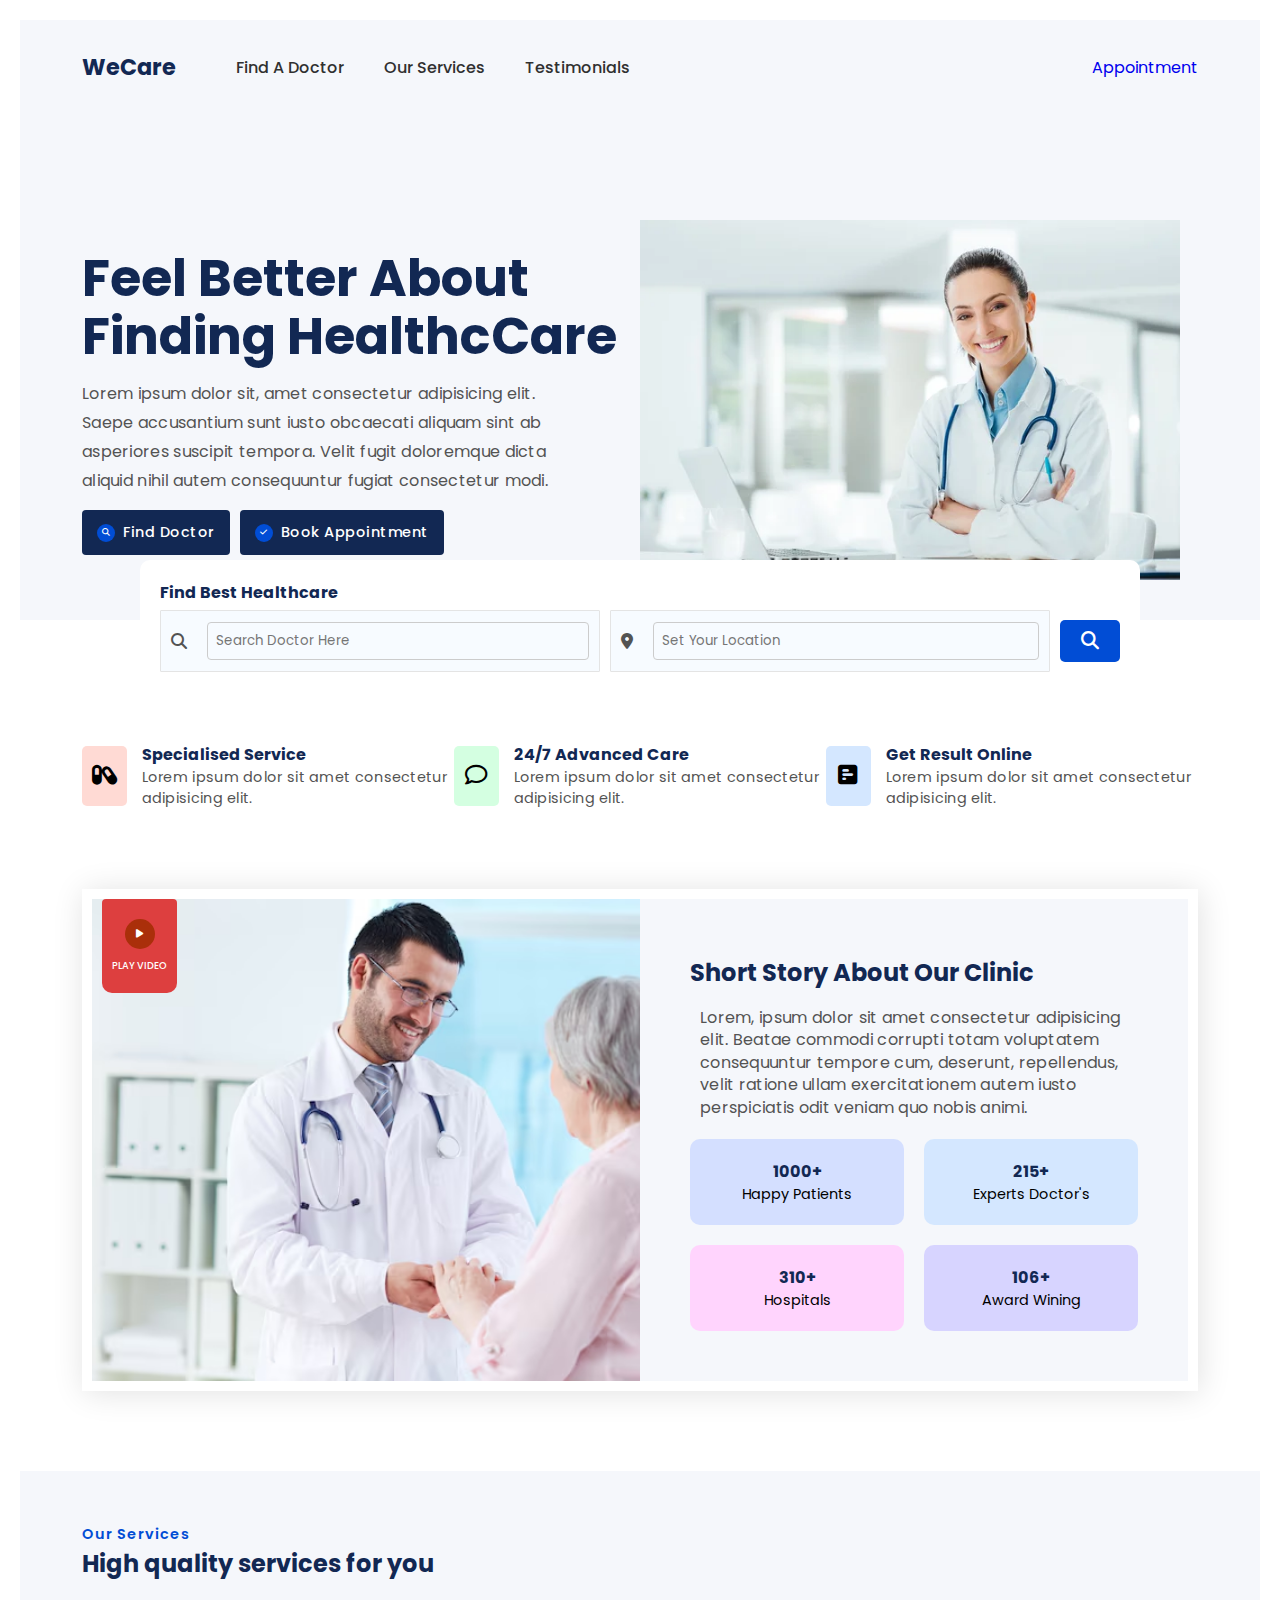
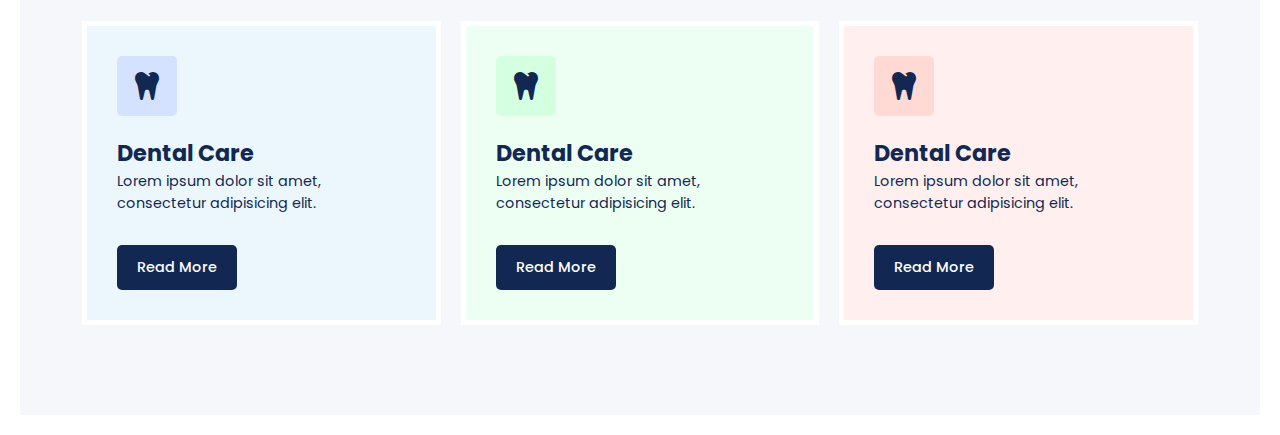
<file: pr.html>
<!DOCTYPE html>
<html lang="en">
<head>
    <meta charset="UTF-8">
    <meta name="viewport" content="width=device-width, initial-scale=1.0">
    <title>Medical Healthcare Website</title>
    <link rel="stylesheet" href="style.css">
    <link rel="shortcut icon" href="doctor.jpg"> 
    <link rel="preconnect" href="https://fonts.googleapis.com">
    <link rel="preconnect" href="https://fonts.gstatic.com" crossorigin>
    <link href="https://fonts.googleapis.com/css2?family=Poppins:ital,wght@0,100;0,200;0,300;0,400;0,500;0,600;0,700;0,800;0,900;1,100;1,200;1,300;1,400;1,500;1,600;1,700;1,800;1,900&display=swap" rel="stylesheet">
    <link rel="stylesheet" href="https://cdnjs.cloudflare.com/ajax/libs/font-awesome/6.6.0/css/all.min.css">
    <link rel="stylesheet" href="https://cdn.jsdelivr.net/npm/swiper@11/swiper-bundle.min.css" />
</head>
<body>
    <section id="hero" >
        <nav class="navigation">
            <a href ="#" class="logo">WeCare</a>
            <ul class ="menu">
                <li><a href="#">Find A Doctor</a></li>
                <li><a href ="#">Our Services</a></li>
                <li><a href ="#">Testimonials</a></li>
            </ul>
            <a href="#" class ="nav-appointment-btn">Appointment</a>
        </nav>
        <div class="hero-content">
            <div class ="hero-text">
                <h1>Feel Better About Finding HealthcCare</h1>
                <p>Lorem ipsum dolor sit, amet consectetur adipisicing elit. Saepe accusantium sunt iusto obcaecati aliquam sint ab asperiores suscipit tempora. Velit fugit doloremque dicta aliquid nihil autem consequuntur fugiat consectetur modi.</p>
                <div class="hero-text-btns">
                    <a href="#">
                        <i class="fa-solid fa-magnifying-glass"></i>
                        Find Doctor</a>
                    <a href="#">
                        <i class="fa-solid fa-check"></i>
                        Book Appointment</a>
                </div>
            </div>
            <div class="hero-img">
                <img src="doctor.jpg" alt="doctor">
            </div>
    </section>
    <div class="appointment-search-container">
        <h3>
        Find Best Healthcare
        </h3>
        <div class="appointment-search">
            <div class="appo-search-box">
                <i class="fa-solid fa-magnifying-glass"></i>
                <input type="text" placeholder="Search Doctor Here"> 
            </div>
            <div class="appo-search-box">
                    <i class="fa-solid fa-location-dot"></i>
                    <input type="text" placeholder="Set Your Location"> 
            </div>
            <button>
                <i class="fa-solid fa-magnifying-glass"></i>
            </button>
        </div>
    </div>
    <section class="what-we-provide">
        <!--Box 1-->
        <div class="w-info-box w-info-box1">
            <div class="w-info-icon">
                <i class="fa-solid fa-capsules"></i>
            </div>
            <div class="w-info-text">
                <strong>
                    Specialised Service
                </strong>
                <p>Lorem ipsum dolor sit amet consectetur adipisicing elit.</p>
            </div>
        </div>
        <!--Box 2-->
        <div class="w-info-box w-info-box2">
            <div class="w-info-icon">
                <i class="fa-regular fa-comment"></i>
            </div>
            <div class="w-info-text">
                <strong>
                    24/7 Advanced Care
                </strong>
                <p>Lorem ipsum dolor sit amet consectetur adipisicing elit.</p>
            </div>
        </div>
        <!--box 3-->
        <div class="w-info-box w-info-box3">
            <div class="w-info-icon">
                <i class="fa-solid fa-square-poll-horizontal"></i>
            </div>
            <div class="w-info-text">
                <strong>
                    Get Result Online
                </strong>
                <p>Lorem ipsum dolor sit amet consectetur adipisicing elit.</p>
            </div>
        </div>
    </section>
    <!--Our Story-->
    <section id="our-story">
        <div class="our-story-img">
            <img src="doctor-story.jpg" alt="Dr Image">
            <a href="#" class="story-play-btn">
                <i class="fa-solid fa-play"></i>
                Play video
            </a>
        </div>
        <div class="our-story-text">
            <h2>Short Story About Our Clinic</h2>
            <p>Lorem, ipsum dolor sit amet consectetur adipisicing elit. Beatae commodi corrupti totam voluptatem consequuntur tempore cum, deserunt, repellendus, velit ratione ullam exercitationem autem iusto perspiciatis odit veniam quo nobis animi.</p>
            <div class="story-number-container">
                <!--Box1-->
                <div class="story-number-box s-n-box1">
                    <strong>
                        1000+
                    </strong>
                    <span>Happy Patients</span>
                </div>
                <!--Box2-->
                <div class="story-number-box s-n-box2">
                    <strong>
                        215+
                    </strong>
                    <span>Experts Doctor's</span>
                </div>
                <!--Box3-->
                <div class="story-number-box s-n-box3">
                    <strong>
                        310+
                    </strong>
                    <span>Hospitals</span>
                </div>
                <!--Box4-->
                <div class="story-number-box s-n-box4">
                    <strong>
                        106+
                    </strong>
                    <span>Award Wining</span>
                </div>
            </div>
        </div>
    </section><!--Story End-->
    <!--Our Services-->
    <section id="our-services">
        <div class="services-heading">
            <div class="services-heading-text">
                <strong>Our Services</strong>
                <h2>High quality services for you</h2>
            </div>
        </div>

        <!--Box Container-->
        <div class="services-box-container">


            <div class="swiper mySwiperservices">
                <div class="swiper-wrapper">
                    <!--slide 1-->
                  <div class="swiper-slide">
                    <div class="services-box s-box1">
                        <i class="fa-solid fa-tooth"></i>
                        <strong>
                             Dental Care
                        </strong>
                         <p>Lorem ipsum dolor sit amet, consectetur adipisicing elit.</p>
                         <a href="#">Read More</a>
                    </div>
                  </div>
                  <!--slide 2-->
                  <div class="swiper-slide">
                    <div class="services-box s-box2">
                        <i class="fa-solid fa-tooth"></i>
                        <strong>
                             Dental Care
                        </strong>
                         <p>Lorem ipsum dolor sit amet, consectetur adipisicing elit.</p>
                         <a href="#">Read More</a>
                    </div>
                  </div>
                  <!--slide 3-->
                  <div class="swiper-slide">
                    <div class="services-box s-box3">
                        <i class="fa-solid fa-tooth"></i>
                        <strong>
                             Dental Care
                        </strong>
                         <p>Lorem ipsum dolor sit amet, consectetur adipisicing elit.</p>
                         <a href="#">Read More</a>
                    </div>
                  </div>
                  <!--slide 4-->
                  <div class="swiper-slide">
                    <div class="services-box s-box4">
                        <i class="fa-solid fa-tooth"></i>
                        <strong>
                             Dental Care
                        </strong>
                         <p>Lorem ipsum dolor sit amet, consectetur adipisicing elit.</p>
                         <a href="#">Read More</a>
                    </div>
                  </div>
                </div>                
            </div>
            
        </div>
    </section>

     <!-- Swiper JS -->
    <script src="https://cdn.jsdelivr.net/npm/swiper@11/swiper-bundle.min.js"></script>

  <!-- Initialize Swiper -->
  <script>
    /*services-slider*/
    var swiper = new Swiper(".mySwiperservices", {
      slidesPerView: 1,
      spaceBetween: 10,
      pagination: {
        el: ".swiper-pagination",
        clickable: true,
      },
      breakpoints: {
        640: {
          slidesPerView: 2,
          spaceBetween: 20,
        },
        768: {
          slidesPerView: 4,
          spaceBetween: 40,
        },
        1024: {
          slidesPerView: 3,
          spaceBetween: 20,
        },
      },
    });
  </script>
    
</body>
</html>
</file>
<file: style.css>
*{margin: 0px;
padding: 0px;
box-sizing: border-box;
font-family: poppins;
}
a{
    text-decoration: none;
}
ul{
    list-style: none;
}
#hero{
    background-color: #f5f7fb;
    display: flex;
    flex-direction: column;
    justify-content: space-between;
    min-height: 600px;
}
.navigation{
    display: flex;
    justify-content: space-between;
    align-items: center;
    max-width:1200px;
    width: 90%;
    margin: 0px auto;
    padding: 30px 0px;
}
.logo{
    color:#122853;
    font-weight: 700;
    font-size: 1.4rem;
}
.logo span{
    background-color: #014dd5;
    color:#ffffff;
    padding: 0px 5px;
    border-radius: 5px;
    font-weight: 600;
    margin-right: 5px;
}
.menu{
    display: flex;
    justify-content: center;
    align-items: center;
    margin-right: auto;
    margin-left: 40px;
}
.menu li a{
    margin:0px 20px;
    color:#303030;
    font-weight: 500;
    transition: all ease 0.3s;
}
.menu li a:hover{
    color:#014dd5;
}
.nav.appointment-btn{
    height: 45px;
    padding: 0px 20px;
    border-radius:4px;
    background-color: #014dd5;
    color:#ffffff;
    display:flex;
    justify-content: center;
    align-items: center;
    font-weight: 500;
    letter-spacing:1px;
    font-size: 0.9rem;
}
.hero-content{
    max-width:1200px;
    width:90%;
    margin: 0px auto;
    display: grid;
    grid-template-columns: 1fr 1fr;
    align-items: flex-start;
    margin-top: auto;
}
.hero-img{
    display:flex;
}
.hero-img{
    width: 90%;
    height: 90%;
    max-height: 400px;
    object-fit: contain;
    object-position: center bottom;
}
.hero-text{
    display:flex;
    flex-direction: column;
    margin-top: 30px;
}
.hero-text h1{
    font-size: 3.2rem;
    color:#122853;
    line-height: 3.6rem;
}
.hero-text p{
    color:#535353;
    margin:15px 0px;
    max-width:500px;
    letter-spacing:0.3px;
    line-height:1.8rem;
}
.hero-text-btns{
    display: flex;
    justify-content: flex-start;
    align-items: center;
}
.hero-text-btns a{
    height: 45px;
    padding:  0px 15px;
    background-color:#122853;
    color:#ffffff;
    border-radius: 4px;
    display: flex;
    justify-content: center;
    align-items: center;
    font-size: 0.9rem;
    letter-spacing: 0.5px;
    font-weight: 500;
    margin-right: 10px;
}
.hero-text-btns a i{
    width: 18px;
    height: 18px;
    display: flex;
    justify-content: center;
    align-items:center;
    border-radius: 50%;
    background-color:#014dd5;
    margin-right:8px;
    font-size: 0.5rem;
    padding-bottom: 1px;

}
.appointment-search-container{
    max-width:1000px;
    width:90%;
    background-color: #ffffff;
    padding : 20px;
    margin: auto;
    border-radius: 10px;
    box-shadow: 2px 16px 30px rgba((0,0,0,0.12) green, blue, alpha);
    z-index:3;
    position:relative;
    margin-top: -60px;
}
.appointment-search-container h3{
    color:#122853;
    font-size: 1rem;
    margin-bottom: 5px;
}
.appointment-search{
    display:grid;
    grid-template-columns: 1fr 1fr 60px;
    grid-gap: 10px;
}
.appo-search-box button{
    padding: 10px;
    background-color: #014dd5;
    color: #ffffff;
    border: none;
    outline: none;
    border-radius: 5px;
    font-size: 1.1rem;
    cursor: pointer;
}
#doctor-info {
    display: none;
    background-color: #f9f9f9;
    margin: 20px auto;
    padding: 20px;
    max-width: 1000px;
    border: 1px solid #ddd;
    border-radius: 10px;
    box-shadow: 2px 4px 10px rgba(0, 0, 0, 0.1);
}

#doctor-info h3 {
    font-size: 1.5rem;
    color: #122853;
    margin-bottom: 15px;
}

#doctor-details div {
    margin-bottom: 10px;
    padding: 10px;
    border: 1px solid #ccc;
    border-radius: 5px;
    background-color: #fff;
}

#doctor-details strong {
    color: #014dd5;
}
body {
  font-family: Arial, sans-serif;
  margin: 20px;
}

select, button {
  padding: 10px;
  margin: 10px 0;
  font-size: 16px;
}

.info {
  margin-top: 20px;
  padding: 10px;
  border: 1px solid #ccc;
  border-radius: 5px;
  background-color: #f9f9f9;
}

.info h3 {
  margin: 0 0 10px;
}

button {
  background-color: #007BFF;
  color: white;
  border: none;
  cursor: pointer;
  border-radius: 5px;
  transition: background-color 0.3s;
}

button:hover {
  background-color: #0056b3;
}


.appo-search-box{
    width: 100%;
    display: flex;
    justify-content: space-between;
    align-items: center;
    background-color: #f7fbff;
    padding: 10px;
    border-radius: 1px;
    border: 1px solid #e4e4e4;
}
.appo-search-box i{
    color: #535353;
    margin-right:10px;
}
.appo-search-box input{
    width: 100%;
    background-color: transparent;
    border: none;
    outline: none;
}
.appo-search-box {
    display: flex; /* Enable Flexbox */
    align-items: center; /* Vertically align items in the center */
    justify-content: flex-start; /* Ensure items are aligned to the start */
    gap: 10px; /* Space between elements */
}

.appo-search-box .view-locations {
    font-size: 14px; /* Adjust size if needed */
    color: #0074D9; /* Optional: Set a color for the link */
    text-decoration: none; /* Remove underline from link */
    margin-right: 10px; /* Space between the link and the input box */
}

.appo-search-box input {
    flex: 1; /* Makes the input box take up available space */
    padding: 8px;
    border: 1px solid #ccc;
    border-radius: 4px;
}

button {
    background-color: #0074D9;
    border: none;
    color: white;
    padding: 8px;
    border-radius: 4px;
    cursor: pointer;
}

button i {
    font-size: 18px; /* Adjust the size of the magnifying glass icon */
}

.appointment-search button{
    background-color: #014dd5;
    color: #ffffff;
    border: none;
    outline: none;
    border-radius: 5px;
    font-size: 1.1rem;
    cursor: pointer;
}
/*what-we-provide*/
.what-we-provide{
    max-width:1200px;
    width:90%;
    margin:50px auto;
    display: grid;
    grid-template-columns: 1fr 1fr 1fr;
}
.w-info-box{
    display: flex;
    justify-content: flex-start;
    align-items: center;
}
.w-info-icon{
    width: 60px;
    height: 60px;
    display: flex;
    justify-content: center;
    align-items: center;
    margin-right: 15px;
    font-size: 1.4rem;    
    border-radius: 5px;
}
.w-info-box1 .w-info-icon{
    background-color: #ffdad4;
}
.w-info-box2 .w-info-icon{
    background-color: #d4ffe1;
}
.w-info-box3 .w-info-icon{
    background-color: #d4e7ff;
}
.w-info-text{
    display: flex;
    flex-direction: column;
}
.w-info-text strong{
    color: #122853;
    font-weight: 700;
}
.w-info-text p{
    color: #535353;
    font-size: 0.9rem;
    letter-spacing: 0.3px;
}
/*Our-story*/
#our-story{
    background-color: #f5f7fb;
    max-width: 1200px;
    width: 90%;
    margin: 80px auto;
    border: 10px solid #ffffff;
    box-shadow: 2px 2px 30px rgba(0,0,0,0.12);
    display: grid;
    grid-template-columns: 1fr 1fr;
}
.our-story-img{
    width: 100%;
    display: flex;
    position: relative;
}
.our-story-img img{
    width: 100%;
    height: 100%;
    object-fit: cover;
    object-position: center;
}
.story-play-btn{
    position: absolute;
    left:10px;
    top:0px;
    display: flex;
    flex-direction: column;
    justify-content: center;
    align-items: center;
    background-color: #dd3f3f;
    padding: 20px 10px;
    border-radius: 4px 4px 10px 10px;
    color: #ffffff;
    font-size: 0.6rem;
    text-transform: uppercase;
    font-weight: 500;
}
.story-play-btn i{
    width: 30px;
    height: 30px;
    border-radius: 50%;
    display: flex;
    justify-content: center;
    align-items: center;
    background-color: #aa2f0a;
    color: #ffffff;
    margin-bottom: 10px ;
}
.our-story-text{
    padding: 50px;
}
.our-story-text h2{
    font-size:2.rem;
    color:#122853;
    line-height: 3rem;
}
.our-story-text p{
    font-size:0.9 rem;
    color:#535353;
    margin:10px 10px;
    line-height: 1.4rem;
    letter-spacing: 0.3px;
}
.story-number-container{
    display: grid;
    grid-template-columns: 1fr 1fr;
    grid-gap: 20px;
    margin-top: 20px;
}
.story-number-box{
    padding: 20px;
    display: flex;
    flex-direction: column;
    justify-content: center;
    align-items: center;
    border-radius: 10px;
    
}
.story-number-box strong{
    color:#122853;
    font-weight: 700;
    font-size: 1.8 rem;
}
.story-number-box span{
    columns: #535353;
    font-size: 0.9rem;
}
.s-n-box1{
    background-color: #d4dfff;
}
.s-n-box2{
    background-color: #d4e7ff;
}
.s-n-box3{
    background-color: #ffd4fd;
}
.s-n-box4{
    background-color: #d7d4ff;
}
/*our-services*/
#our-services{
    width: 100%;
    background-color: #f5f7fb;
    margin: 50px auto 0px auto;
    padding: 50px 0px;
    display: flex;
    flex-direction: column;
    justify-content: center;
    align-items: center;
}
.services-heading{
    display: flex;
    justify-content: space-between;
    align-items: center;
    max-width: 1200px;
    width: 90%;
    margin: auto;
}
.services-heading-text strong{
    color: #014dd5;
    font-size: 0.9rem;
    font-weight: 600;
    letter-spacing: 1px;
}
.services-heading-text h2{
    font-size: 2.2 rem;
    color: #122853;
    font-weight: 700;
    max-width: 600px;
}
.services-box-container{
    max-width: 1200px;
    width: 90%;
    margin:40px auto;
}
.services-box{
    display: flex;
    flex-direction: column;
    justify-content: center;
    align-items: flex-start;
    max-width: 100%;
    border: 5px solid #ffffff;
    padding: 30px;
}
.services-box:hover{
    border: 5px solid #c7d0eb;
}
.services-box i{
    font-size: 2rem;
    color: #122853;
    width: 60px;
    height: 60px;
    border-radius: 5px;
    display: flex;
    justify-content: center;
    align-items: center;
    background-color: #ddaae7;
}
.services-box strong{
    color: #122853;
    font-size: 1.4rem;
    margin-top: 20px;
}
.services-box p{
    color: #122853;
    font-size: 0.9rem;
    line-height: 1.4rem;
    display: -webkit-box;
    
    -webkit-box-orient:vertical;
    overflow: hidden;
}
.services-box a{
    height: 45px;
    background-color: #122853;
    color: #ffffff;
    padding: 0px 20px;
    display: flex;
    justify-content: center;
    align-items: center;
    padding: 0px 20px;
    font-size: 0.9rem;
    font-weight: 500;
    border-radius: 5px;
    margin-top: 30px;
}
.s-box1 {
    background-color: #ecf6fd;
}
.s-box1 i{
    background-color: #d4e2ff;
}
.s-box2 {
    background-color: #edfff3;
}
.s-box2 i{
    background-color: #d4ffe1;
}
.s-box3 {
    background-color: #fff0ef;
}
.s-box3 i{
    background-color: #ffdad4;
}
.s-box4 {
    background-color: #fcffcf;
}
.s-box4 i{
    background-color: #faf4b8;
}
.swiper-button-next,
.swiper-button-prev{
    position:static !important;
    transform:translate(0,0);
    margin:10px !important;
}
.services-slide-btns{
    display: flex;
    justify-content: center;
    align-items: center;
}
.swiper-button-next::after,
.swiper-button-prev::after{
    font-size: 25px !important;
    font-weight: 800;
    color:#122853
}
.service-help-btn{
    color: #535353;
    font-size: 0.9rem;
    margin-top: 10px;
    text-align: center;
    padding: 0px 10px;
}
.service-help-btn a{
    color: #014dd5;
    text-decoration: underline;
    font-weight: 600;
}
#why-choose-us{
    width: 100%;
    display: grid;
    grid-template-columns: 1.5fr 1fr;
}
.why-choose-us-left{
    padding: 50px;
    background-color: #3c8167;
}
.why-choose-us-right{
    padding: 50px;
    background-color: #4c71d0   ;
}
.why-choose-us-left h3
.why-choose-us-right h3{
    font-size: 2.6rem;
    color: #ffffff;
    font-weight: 600;
    line-height: 3.2rem;
}
.why-choose-box-container{
    display: grid;
    grid-template-columns: 1fr 1fr;
    margin-top: 20px;
    grid-gap: 10px;
}
.why-choose-box{
    display: flex;
    justify-content: flex-start;
    align-items: center;
    padding: 20px;
    background-color: #4a8a70;
}
.why-choose-box i{
    width: 35px;
    height: 35px;
    border-radius: 50%;
    display: flex;
    justify-content: center;
    align-items: center;
    background-color: #25503f;
    margin-right: 10px;
    color: #ffffff;
}
.why-choose-box-text{
    display: flex;
    flex-direction: column;
    justify-content: center;
}
.why-choose-box-text strong{
    color: #ffffff;
    font-weight: 600;
}
.why-choose-box-text p{
    color: #ececec;
    font-size: 0.9rem;
    opacity: 0.7;
}
.why-choose-us-btn{
    background-color: #1a1a1b;
    color: #ffffff;
    padding: 0px 10px;
    display: flex;
    height: 45px;
    justify-content: center;
    align-items: center;
    border-radius: 5px;
    max-width: 200px;
    margin-top: 30px;
    font-size: 0.9rem;
}
.why-choose-us-right p{
    color: #dfdfdf;
    font-size: 0.8 rem;
    line-height: 1.4rem;
    letter-spacing: 0.5px;
    margin:10px 0px;
}
.w-right-contact-container{
    width: 100%;
    display: flex;
    flex-direction: column;
}
.w-right-contact-box{
    display: flex;
    justify-content: flex-start;
    align-items: center;
    margin-top:10px;
}
.w-right-contact-box i{
    width: 50px;
    height: 50px;
    background-color: #4060b3;
    border-radius: 4px;
    display: flex;
    justify-content: center;
    align-items: center;
    color: #ffffff;
    font-size: 1.2rem;
    margin-right: 10px;
}
.w-right-contact-box-text{
    display: flex;
    flex-direction: column;
}
.w-right-contact-box-text span{
    color: #e4e4e4;
    font-size: 0.7rem;
}
.w-right-contact-box-text strong{
    font-size: 1rem;
    color: #ffffff;
    font-weight: 600;
}
#team{
    max-width: 1200px;
    width: 90px;
    margin: 80px auto;
}
.team-heading{
    display: flex;
    flex-direction: column;
    justify-content: center;
    align-items: center;
    text-align: center;
}
.team-heading h3{
    font-size: 2.4rem;
    color: #122853;
}
.team-heading p{
    columns: #535353;
    font-size: 0.9rem;
    letter-spacing: 0.3px;
}
.team-box-container{
    width: 100%;
    margin-top: 40px;
}
.team-box{
    max-width: 300px;
    display: flex;
    flex-direction: column;
}
.team-img{
    background-color: #f5f7fb;
    padding: 10px 10px 0px 10px;
    height: 300px;
    display: flex;
    align-items: flex-end;
}
.team-img img{
    width: 100%;
    height: 95%;
    object-fit: contain;
    object-position: center bottom ;
}
.team-text{
    display: flex;
    flex-direction: column;
    justify-content: center;
    align-items: center;
    padding: 10px;
    margin-top:10px;
    text-align: center;
}
.team-text strong{
    color: #122853;
}
.team-text span{
    color: #303030;
    font-size: 0.9rem;
    margin-top: 5px;
}
.swiper-pagination{
    position: static !important;
}
#subscribe{
    max-width: 1000px;
    width: 90%;
    background-color: #174dac;
    padding: 50px;
    border-radius: 10px;
    margin: 50px auto;
    display: flex;
    flex-direction: column;
    justify-content: center;
    align-items: center;
}
#subscribe h3{
    font-size: 2.6rem;
    color:#ffffff;
    font-weight: 600;
    line-height: 3.4rem;
    max-width: 600px;
    text-align: center;
}
.subscribe-box{
    max-width: 600px;
    width: 100%;
    background-color: #ffffff;
    border-radius: 4px;
    height:50px;
    display: flex;
    padding: 5px;
    margin-top: 20px;
}
.subscribe-box input{
    width: 100%;
    height: 100%;
    padding: 0px 10px;
    background-color: transparent;
    border: none;
    outline: none;
}
.subscribe-box button{
    background-color: #122853;
    color: #ffffff;
    border-radius: 4px;
    max-width: 120px;
    width: 100%;
    border:none;
    outline:none;
    cursor: pointer;
    text-transform: uppercase;
    font-weight: 500;
    letter-spacing: 0.4px;
}
.footer {
    width: 100%;
    background-color: #f5f7fb;
    font-size: 14px;
  }
  
  .footer-container {
    padding: 50px 0px;
    width: 90%;
    display: flex;
    flex-wrap: wrap;
    justify-content: space-around;
    text-align: left;
    max-width: 1200px;
    margin: 0 auto;
  }
  
  .footer-container div {
    margin: 20px;
    max-width: 300px;
  }
  .footer-container span{
    background-color: #014dd5;
 }
  
  .footer-about p,
  .footer-services ul,
  .footer-contact p {
    margin: 10px 0;
    color: #0c0b0b;
  }
  
  .footer-services ul {
    list-style: none;
    padding: 0;
    color: #0c0b0b;
  }
  
  .footer-services ul li {
    margin: 5px 0;
    color: #0c0b0b;
  }
  
  .footer-services ul li a {
    text-decoration: none;
  }
  
  .footer-services ul li a:hover {
    text-decoration: underline;
  }
  
  .footer-contact p a {
    text-decoration: none;
  }
  
  .footer-contact p a:hover {
    text-decoration: underline;
  }
  
  .footer-social a {
    display: inline-block;
    color: #0c0b0b;
    text-decoration: none;
    margin-right: 10px;
    margin-top: 5px;
  }
  
  .footer-social a:hover {
    text-decoration: underline;
  }
  
  /* Footer Bottom */
  .footer-bottom {
    text-align: center;
    margin-top: 20px;
    border-top: 1px solid #1c4a4e;
    padding-top: 10px;
    font-size: 12px;
    color: #0c0b0b;
  }
</file>
